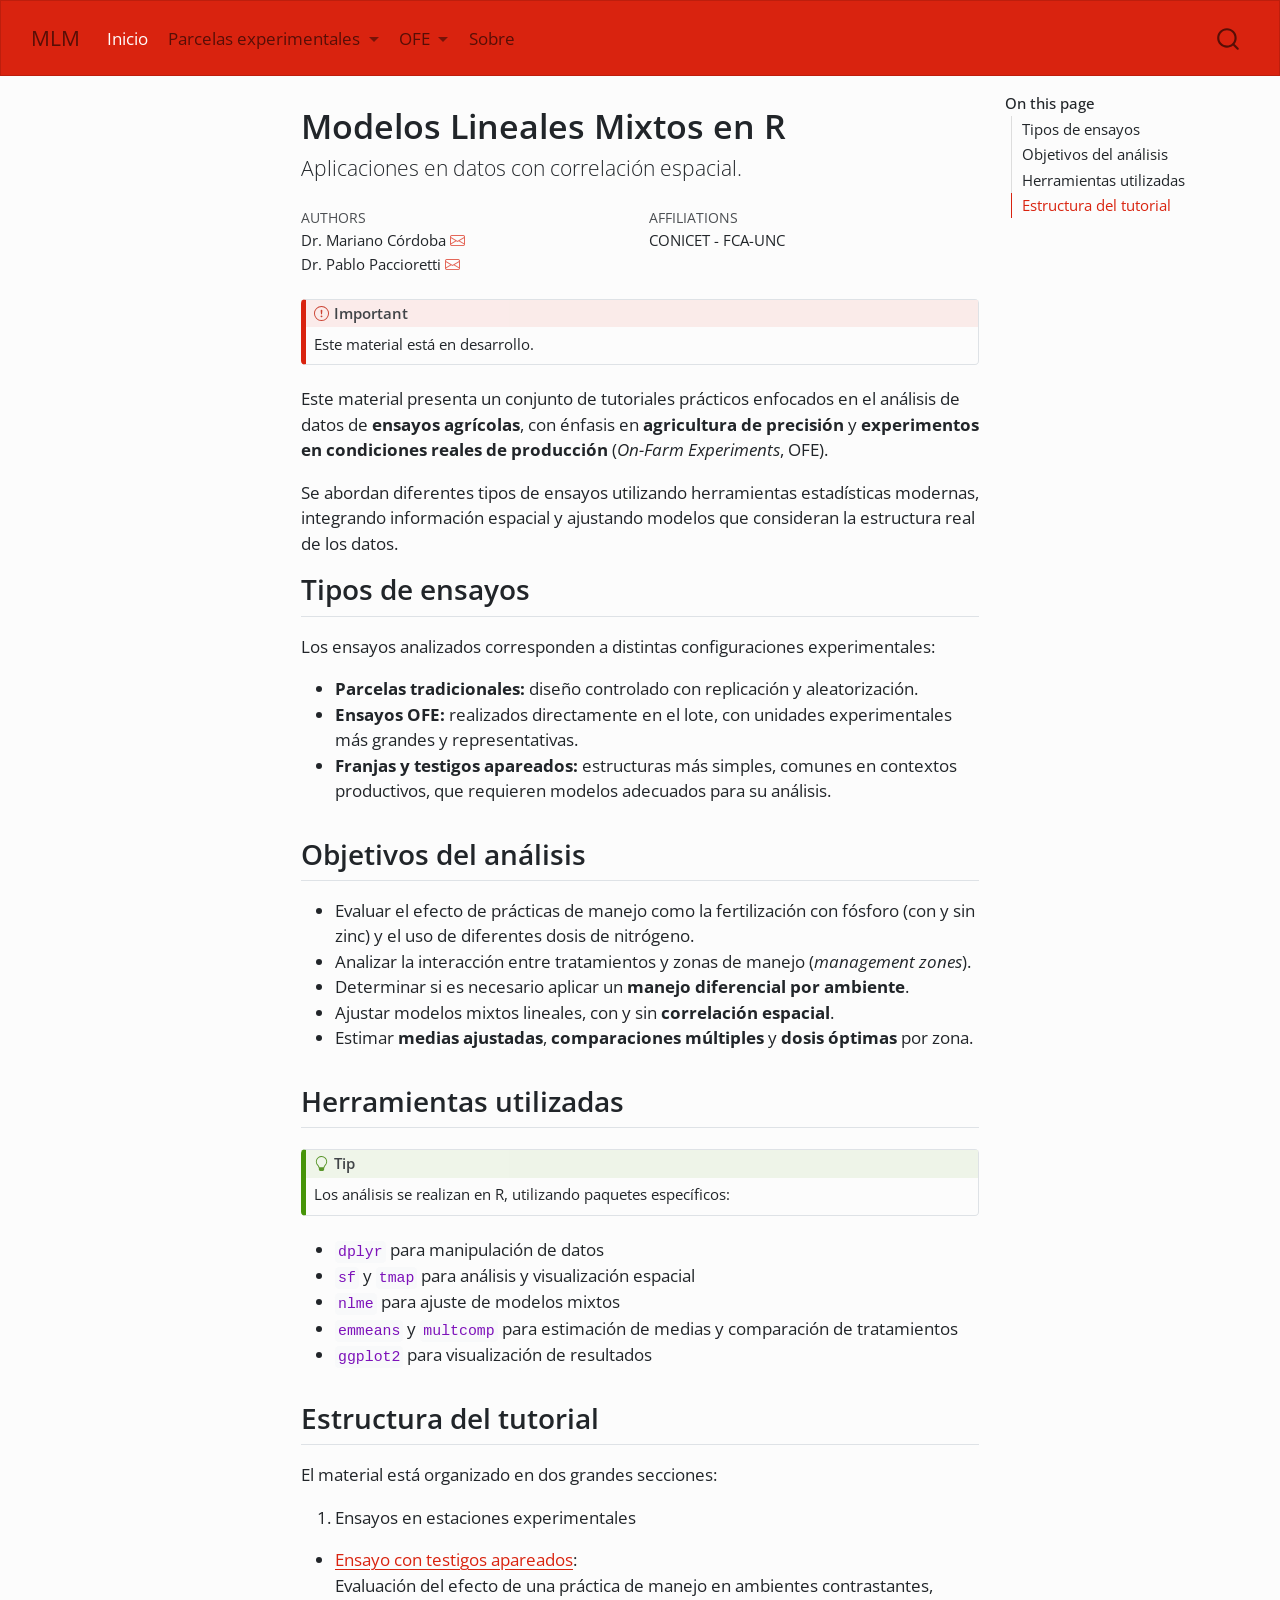
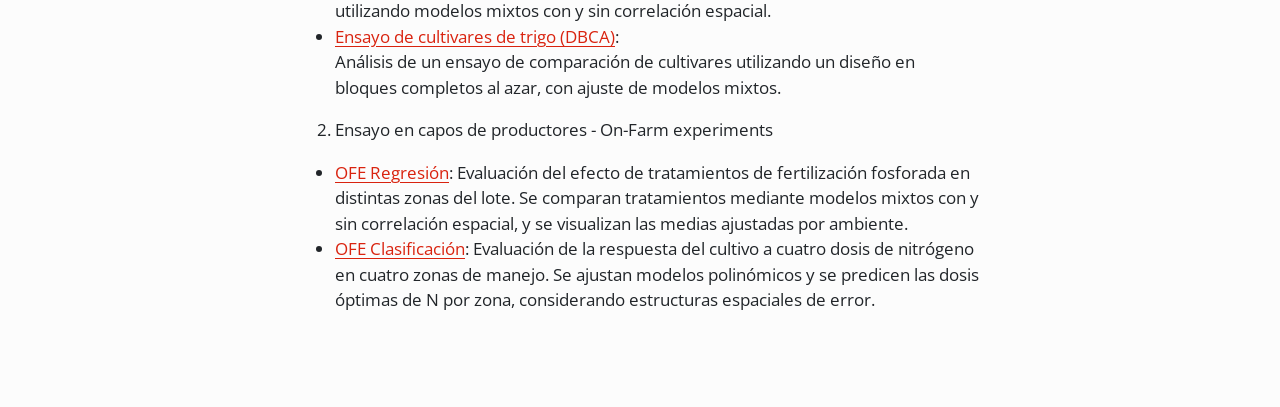
<file: _output/index.html>
<!DOCTYPE html>
<html xmlns="http://www.w3.org/1999/xhtml" lang="en" xml:lang="en"><head>

<meta charset="utf-8">
<meta name="generator" content="quarto-1.6.40">

<meta name="viewport" content="width=device-width, initial-scale=1.0, user-scalable=yes">

<meta name="author" content="Dr.&nbsp;Mariano Córdoba">
<meta name="author" content="Dr.&nbsp;Pablo Paccioretti">

<title>Modelos Lineales Mixtos en R – MLM</title>
<style>
code{white-space: pre-wrap;}
span.smallcaps{font-variant: small-caps;}
div.columns{display: flex; gap: min(4vw, 1.5em);}
div.column{flex: auto; overflow-x: auto;}
div.hanging-indent{margin-left: 1.5em; text-indent: -1.5em;}
ul.task-list{list-style: none;}
ul.task-list li input[type="checkbox"] {
  width: 0.8em;
  margin: 0 0.8em 0.2em -1em; /* quarto-specific, see https://github.com/quarto-dev/quarto-cli/issues/4556 */ 
  vertical-align: middle;
}
</style>


<script src="site_libs/quarto-nav/quarto-nav.js"></script>
<script src="site_libs/quarto-nav/headroom.min.js"></script>
<script src="site_libs/clipboard/clipboard.min.js"></script>
<script src="site_libs/quarto-search/autocomplete.umd.js"></script>
<script src="site_libs/quarto-search/fuse.min.js"></script>
<script src="site_libs/quarto-search/quarto-search.js"></script>
<meta name="quarto:offset" content="./">
<script src="site_libs/quarto-html/quarto.js"></script>
<script src="site_libs/quarto-html/popper.min.js"></script>
<script src="site_libs/quarto-html/tippy.umd.min.js"></script>
<script src="site_libs/quarto-html/anchor.min.js"></script>
<link href="site_libs/quarto-html/tippy.css" rel="stylesheet">
<link href="site_libs/quarto-html/quarto-syntax-highlighting-549806ee2085284f45b00abea8c6df48.css" rel="stylesheet" id="quarto-text-highlighting-styles">
<script src="site_libs/bootstrap/bootstrap.min.js"></script>
<link href="site_libs/bootstrap/bootstrap-icons.css" rel="stylesheet">
<link href="site_libs/bootstrap/bootstrap-ddb8b5ad7651e5b8f73bf58e1152384d.min.css" rel="stylesheet" append-hash="true" id="quarto-bootstrap" data-mode="light">
<script id="quarto-search-options" type="application/json">{
  "location": "navbar",
  "copy-button": false,
  "collapse-after": 3,
  "panel-placement": "end",
  "type": "overlay",
  "limit": 50,
  "keyboard-shortcut": [
    "f",
    "/",
    "s"
  ],
  "show-item-context": false,
  "language": {
    "search-no-results-text": "No results",
    "search-matching-documents-text": "matching documents",
    "search-copy-link-title": "Copy link to search",
    "search-hide-matches-text": "Hide additional matches",
    "search-more-match-text": "more match in this document",
    "search-more-matches-text": "more matches in this document",
    "search-clear-button-title": "Clear",
    "search-text-placeholder": "",
    "search-detached-cancel-button-title": "Cancel",
    "search-submit-button-title": "Submit",
    "search-label": "Search"
  }
}</script>


<link rel="stylesheet" href="styles.css">
</head>

<body class="nav-sidebar floating nav-fixed">

<div id="quarto-search-results"></div>
  <header id="quarto-header" class="headroom fixed-top">
    <nav class="navbar navbar-expand-lg " data-bs-theme="dark">
      <div class="navbar-container container-fluid">
      <div class="navbar-brand-container mx-auto">
    <a class="navbar-brand" href="./index.html">
    <span class="navbar-title">MLM</span>
    </a>
  </div>
            <div id="quarto-search" class="" title="Search"></div>
          <button class="navbar-toggler" type="button" data-bs-toggle="collapse" data-bs-target="#navbarCollapse" aria-controls="navbarCollapse" role="menu" aria-expanded="false" aria-label="Toggle navigation" onclick="if (window.quartoToggleHeadroom) { window.quartoToggleHeadroom(); }">
  <span class="navbar-toggler-icon"></span>
</button>
          <div class="collapse navbar-collapse" id="navbarCollapse">
            <ul class="navbar-nav navbar-nav-scroll me-auto">
  <li class="nav-item">
    <a class="nav-link active" href="./index.html" aria-current="page"> 
<span class="menu-text">Inicio</span></a>
  </li>  
  <li class="nav-item dropdown ">
    <a class="nav-link dropdown-toggle" href="#" id="nav-menu-parcelas-experimentales" role="link" data-bs-toggle="dropdown" aria-expanded="false">
 <span class="menu-text">Parcelas experimentales</span>
    </a>
    <ul class="dropdown-menu" aria-labelledby="nav-menu-parcelas-experimentales">    
        <li>
    <a class="dropdown-item" href="./Trigo_DBCA.html">
 <span class="dropdown-text">Cultivares de trigo</span></a>
  </li>  
        <li>
    <a class="dropdown-item" href="./Testigos_Apareados.html">
 <span class="dropdown-text">Testigos apareados</span></a>
  </li>  
    </ul>
  </li>
  <li class="nav-item dropdown ">
    <a class="nav-link dropdown-toggle" href="#" id="nav-menu-ofe" role="link" data-bs-toggle="dropdown" aria-expanded="false">
 <span class="menu-text">OFE</span>
    </a>
    <ul class="dropdown-menu" aria-labelledby="nav-menu-ofe">    
        <li>
    <a class="dropdown-item" href="./MLM_CorrEsp_OFE_Clasif.html">
 <span class="dropdown-text">Clasificación</span></a>
  </li>  
        <li>
    <a class="dropdown-item" href="./MLM_CorrEsp_OFE_Reg.html">
 <span class="dropdown-text">Regresión</span></a>
  </li>  
    </ul>
  </li>
  <li class="nav-item">
    <a class="nav-link" href="./about.html"> 
<span class="menu-text">Sobre</span></a>
  </li>  
</ul>
          </div> <!-- /navcollapse -->
            <div class="quarto-navbar-tools">
</div>
      </div> <!-- /container-fluid -->
    </nav>
  <nav class="quarto-secondary-nav">
    <div class="container-fluid d-flex">
      <button type="button" class="quarto-btn-toggle btn" data-bs-toggle="collapse" role="button" data-bs-target=".quarto-sidebar-collapse-item" aria-controls="quarto-sidebar" aria-expanded="false" aria-label="Toggle sidebar navigation" onclick="if (window.quartoToggleHeadroom) { window.quartoToggleHeadroom(); }">
        <i class="bi bi-layout-text-sidebar-reverse"></i>
      </button>
        <nav class="quarto-page-breadcrumbs" aria-label="breadcrumb"><ol class="breadcrumb"><li class="breadcrumb-item">Modelos Lineales Mixtos en R</li></ol></nav>
        <a class="flex-grow-1" role="navigation" data-bs-toggle="collapse" data-bs-target=".quarto-sidebar-collapse-item" aria-controls="quarto-sidebar" aria-expanded="false" aria-label="Toggle sidebar navigation" onclick="if (window.quartoToggleHeadroom) { window.quartoToggleHeadroom(); }">      
        </a>
      <button type="button" class="btn quarto-search-button" aria-label="Search" onclick="window.quartoOpenSearch();">
        <i class="bi bi-search"></i>
      </button>
    </div>
  </nav>
</header>
<!-- content -->
<div id="quarto-content" class="quarto-container page-columns page-rows-contents page-layout-article page-navbar">
<!-- sidebar -->
  <nav id="quarto-sidebar" class="sidebar collapse collapse-horizontal quarto-sidebar-collapse-item sidebar-navigation floating overflow-auto">
        <div class="mt-2 flex-shrink-0 align-items-center">
        <div class="sidebar-search">
        <div id="quarto-search" class="" title="Search"></div>
        </div>
        </div>
</nav>
<div id="quarto-sidebar-glass" class="quarto-sidebar-collapse-item" data-bs-toggle="collapse" data-bs-target=".quarto-sidebar-collapse-item"></div>
<!-- margin-sidebar -->
    <div id="quarto-margin-sidebar" class="sidebar margin-sidebar">
        <nav id="TOC" role="doc-toc" class="toc-active">
    <h2 id="toc-title">On this page</h2>
   
  <ul>
  <li><a href="#tipos-de-ensayos" id="toc-tipos-de-ensayos" class="nav-link active" data-scroll-target="#tipos-de-ensayos">Tipos de ensayos</a></li>
  <li><a href="#objetivos-del-análisis" id="toc-objetivos-del-análisis" class="nav-link" data-scroll-target="#objetivos-del-análisis">Objetivos del análisis</a></li>
  <li><a href="#herramientas-utilizadas" id="toc-herramientas-utilizadas" class="nav-link" data-scroll-target="#herramientas-utilizadas">Herramientas utilizadas</a></li>
  <li><a href="#estructura-del-tutorial" id="toc-estructura-del-tutorial" class="nav-link" data-scroll-target="#estructura-del-tutorial">Estructura del tutorial</a></li>
  </ul>
</nav>
    </div>
<!-- main -->
<main class="content" id="quarto-document-content">

<header id="title-block-header" class="quarto-title-block default">
<div class="quarto-title">
<h1 class="title">Modelos Lineales Mixtos en R</h1>
<p class="subtitle lead">Aplicaciones en datos con correlación espacial.</p>
</div>


<div class="quarto-title-meta-author">
  <div class="quarto-title-meta-heading">Authors</div>
  <div class="quarto-title-meta-heading">Affiliations</div>
  
    <div class="quarto-title-meta-contents">
    <p class="author">Dr.&nbsp;Mariano Córdoba <a href="mailto:marianoacba@agro.unc.edu.ar" class="quarto-title-author-email"><i class="bi bi-envelope"></i></a> </p>
  </div>
  <div class="quarto-title-meta-contents">
        <p class="affiliation">
            CONICET - FCA-UNC
          </p>
      </div>
    <div class="quarto-title-meta-contents">
    <p class="author">Dr.&nbsp;Pablo Paccioretti <a href="mailto:pablopaccioretti@agro.unc.edu.ar" class="quarto-title-author-email"><i class="bi bi-envelope"></i></a> </p>
  </div>
  <div class="quarto-title-meta-contents">
        <p class="affiliation">
            
          </p>
      </div>
  </div>

<div class="quarto-title-meta">

      
  
    
  </div>
  


</header>


<div class="callout callout-style-default callout-important callout-titled">
<div class="callout-header d-flex align-content-center">
<div class="callout-icon-container">
<i class="callout-icon"></i>
</div>
<div class="callout-title-container flex-fill">
Important
</div>
</div>
<div class="callout-body-container callout-body">
<p>Este material está en desarrollo.</p>
</div>
</div>
<p>Este material presenta un conjunto de tutoriales prácticos enfocados en el análisis de datos de <strong>ensayos agrícolas</strong>, con énfasis en <strong>agricultura de precisión</strong> y <strong>experimentos en condiciones reales de producción</strong> (<em>On-Farm Experiments</em>, OFE).</p>
<p>Se abordan diferentes tipos de ensayos utilizando herramientas estadísticas modernas, integrando información espacial y ajustando modelos que consideran la estructura real de los datos.</p>
<section id="tipos-de-ensayos" class="level2">
<h2 class="anchored" data-anchor-id="tipos-de-ensayos">Tipos de ensayos</h2>
<p>Los ensayos analizados corresponden a distintas configuraciones experimentales:</p>
<ul>
<li><strong>Parcelas tradicionales:</strong> diseño controlado con replicación y aleatorización.</li>
<li><strong>Ensayos OFE:</strong> realizados directamente en el lote, con unidades experimentales más grandes y representativas.</li>
<li><strong>Franjas y testigos apareados:</strong> estructuras más simples, comunes en contextos productivos, que requieren modelos adecuados para su análisis.</li>
</ul>
</section>
<section id="objetivos-del-análisis" class="level2">
<h2 class="anchored" data-anchor-id="objetivos-del-análisis">Objetivos del análisis</h2>
<ul>
<li>Evaluar el efecto de prácticas de manejo como la fertilización con fósforo (con y sin zinc) y el uso de diferentes dosis de nitrógeno.</li>
<li>Analizar la interacción entre tratamientos y zonas de manejo (<em>management zones</em>).</li>
<li>Determinar si es necesario aplicar un <strong>manejo diferencial por ambiente</strong>.</li>
<li>Ajustar modelos mixtos lineales, con y sin <strong>correlación espacial</strong>.</li>
<li>Estimar <strong>medias ajustadas</strong>, <strong>comparaciones múltiples</strong> y <strong>dosis óptimas</strong> por zona.</li>
</ul>
</section>
<section id="herramientas-utilizadas" class="level2">
<h2 class="anchored" data-anchor-id="herramientas-utilizadas">Herramientas utilizadas</h2>
<div class="callout callout-style-default callout-tip callout-titled">
<div class="callout-header d-flex align-content-center">
<div class="callout-icon-container">
<i class="callout-icon"></i>
</div>
<div class="callout-title-container flex-fill">
Tip
</div>
</div>
<div class="callout-body-container callout-body">
<p>Los análisis se realizan en R, utilizando paquetes específicos:</p>
</div>
</div>
<ul>
<li><code>dplyr</code> para manipulación de datos</li>
<li><code>sf</code> y <code>tmap</code> para análisis y visualización espacial</li>
<li><code>nlme</code> para ajuste de modelos mixtos</li>
<li><code>emmeans</code> y <code>multcomp</code> para estimación de medias y comparación de tratamientos</li>
<li><code>ggplot2</code> para visualización de resultados</li>
</ul>
</section>
<section id="estructura-del-tutorial" class="level2">
<h2 class="anchored" data-anchor-id="estructura-del-tutorial">Estructura del tutorial</h2>
<p>El material está organizado en dos grandes secciones:</p>
<ol type="1">
<li>Ensayos en estaciones experimentales</li>
</ol>
<ul>
<li><a href="./Testigos_Apareados.html">Ensayo con testigos apareados</a>:<br>
Evaluación del efecto de una práctica de manejo en ambientes contrastantes, utilizando modelos mixtos con y sin correlación espacial.</li>
<li><a href="./Trigo_DBCA.html">Ensayo de cultivares de trigo (DBCA)</a>:<br>
Análisis de un ensayo de comparación de cultivares utilizando un diseño en bloques completos al azar, con ajuste de modelos mixtos.</li>
</ul>
<ol start="2" type="1">
<li>Ensayo en capos de productores - On-Farm experiments</li>
</ol>
<ul>
<li><a href="./MLM_CorrEsp_OFE_Reg.html">OFE Regresión</a>: Evaluación del efecto de tratamientos de fertilización fosforada en distintas zonas del lote. Se comparan tratamientos mediante modelos mixtos con y sin correlación espacial, y se visualizan las medias ajustadas por ambiente.</li>
<li><a href="./MLM_CorrEsp_OFE_Clasif.html">OFE Clasificación</a>: Evaluación de la respuesta del cultivo a cuatro dosis de nitrógeno en cuatro zonas de manejo. Se ajustan modelos polinómicos y se predicen las dosis óptimas de N por zona, considerando estructuras espaciales de error.</li>
</ul>


</section>

</main> <!-- /main -->
<script id="quarto-html-after-body" type="application/javascript">
window.document.addEventListener("DOMContentLoaded", function (event) {
  const toggleBodyColorMode = (bsSheetEl) => {
    const mode = bsSheetEl.getAttribute("data-mode");
    const bodyEl = window.document.querySelector("body");
    if (mode === "dark") {
      bodyEl.classList.add("quarto-dark");
      bodyEl.classList.remove("quarto-light");
    } else {
      bodyEl.classList.add("quarto-light");
      bodyEl.classList.remove("quarto-dark");
    }
  }
  const toggleBodyColorPrimary = () => {
    const bsSheetEl = window.document.querySelector("link#quarto-bootstrap");
    if (bsSheetEl) {
      toggleBodyColorMode(bsSheetEl);
    }
  }
  toggleBodyColorPrimary();  
  const icon = "";
  const anchorJS = new window.AnchorJS();
  anchorJS.options = {
    placement: 'right',
    icon: icon
  };
  anchorJS.add('.anchored');
  const isCodeAnnotation = (el) => {
    for (const clz of el.classList) {
      if (clz.startsWith('code-annotation-')) {                     
        return true;
      }
    }
    return false;
  }
  const onCopySuccess = function(e) {
    // button target
    const button = e.trigger;
    // don't keep focus
    button.blur();
    // flash "checked"
    button.classList.add('code-copy-button-checked');
    var currentTitle = button.getAttribute("title");
    button.setAttribute("title", "Copied!");
    let tooltip;
    if (window.bootstrap) {
      button.setAttribute("data-bs-toggle", "tooltip");
      button.setAttribute("data-bs-placement", "left");
      button.setAttribute("data-bs-title", "Copied!");
      tooltip = new bootstrap.Tooltip(button, 
        { trigger: "manual", 
          customClass: "code-copy-button-tooltip",
          offset: [0, -8]});
      tooltip.show();    
    }
    setTimeout(function() {
      if (tooltip) {
        tooltip.hide();
        button.removeAttribute("data-bs-title");
        button.removeAttribute("data-bs-toggle");
        button.removeAttribute("data-bs-placement");
      }
      button.setAttribute("title", currentTitle);
      button.classList.remove('code-copy-button-checked');
    }, 1000);
    // clear code selection
    e.clearSelection();
  }
  const getTextToCopy = function(trigger) {
      const codeEl = trigger.previousElementSibling.cloneNode(true);
      for (const childEl of codeEl.children) {
        if (isCodeAnnotation(childEl)) {
          childEl.remove();
        }
      }
      return codeEl.innerText;
  }
  const clipboard = new window.ClipboardJS('.code-copy-button:not([data-in-quarto-modal])', {
    text: getTextToCopy
  });
  clipboard.on('success', onCopySuccess);
  if (window.document.getElementById('quarto-embedded-source-code-modal')) {
    const clipboardModal = new window.ClipboardJS('.code-copy-button[data-in-quarto-modal]', {
      text: getTextToCopy,
      container: window.document.getElementById('quarto-embedded-source-code-modal')
    });
    clipboardModal.on('success', onCopySuccess);
  }
    var localhostRegex = new RegExp(/^(?:http|https):\/\/localhost\:?[0-9]*\//);
    var mailtoRegex = new RegExp(/^mailto:/);
      var filterRegex = new RegExp('/' + window.location.host + '/');
    var isInternal = (href) => {
        return filterRegex.test(href) || localhostRegex.test(href) || mailtoRegex.test(href);
    }
    // Inspect non-navigation links and adorn them if external
 	var links = window.document.querySelectorAll('a[href]:not(.nav-link):not(.navbar-brand):not(.toc-action):not(.sidebar-link):not(.sidebar-item-toggle):not(.pagination-link):not(.no-external):not([aria-hidden]):not(.dropdown-item):not(.quarto-navigation-tool):not(.about-link)');
    for (var i=0; i<links.length; i++) {
      const link = links[i];
      if (!isInternal(link.href)) {
        // undo the damage that might have been done by quarto-nav.js in the case of
        // links that we want to consider external
        if (link.dataset.originalHref !== undefined) {
          link.href = link.dataset.originalHref;
        }
      }
    }
  function tippyHover(el, contentFn, onTriggerFn, onUntriggerFn) {
    const config = {
      allowHTML: true,
      maxWidth: 500,
      delay: 100,
      arrow: false,
      appendTo: function(el) {
          return el.parentElement;
      },
      interactive: true,
      interactiveBorder: 10,
      theme: 'quarto',
      placement: 'bottom-start',
    };
    if (contentFn) {
      config.content = contentFn;
    }
    if (onTriggerFn) {
      config.onTrigger = onTriggerFn;
    }
    if (onUntriggerFn) {
      config.onUntrigger = onUntriggerFn;
    }
    window.tippy(el, config); 
  }
  const noterefs = window.document.querySelectorAll('a[role="doc-noteref"]');
  for (var i=0; i<noterefs.length; i++) {
    const ref = noterefs[i];
    tippyHover(ref, function() {
      // use id or data attribute instead here
      let href = ref.getAttribute('data-footnote-href') || ref.getAttribute('href');
      try { href = new URL(href).hash; } catch {}
      const id = href.replace(/^#\/?/, "");
      const note = window.document.getElementById(id);
      if (note) {
        return note.innerHTML;
      } else {
        return "";
      }
    });
  }
  const xrefs = window.document.querySelectorAll('a.quarto-xref');
  const processXRef = (id, note) => {
    // Strip column container classes
    const stripColumnClz = (el) => {
      el.classList.remove("page-full", "page-columns");
      if (el.children) {
        for (const child of el.children) {
          stripColumnClz(child);
        }
      }
    }
    stripColumnClz(note)
    if (id === null || id.startsWith('sec-')) {
      // Special case sections, only their first couple elements
      const container = document.createElement("div");
      if (note.children && note.children.length > 2) {
        container.appendChild(note.children[0].cloneNode(true));
        for (let i = 1; i < note.children.length; i++) {
          const child = note.children[i];
          if (child.tagName === "P" && child.innerText === "") {
            continue;
          } else {
            container.appendChild(child.cloneNode(true));
            break;
          }
        }
        if (window.Quarto?.typesetMath) {
          window.Quarto.typesetMath(container);
        }
        return container.innerHTML
      } else {
        if (window.Quarto?.typesetMath) {
          window.Quarto.typesetMath(note);
        }
        return note.innerHTML;
      }
    } else {
      // Remove any anchor links if they are present
      const anchorLink = note.querySelector('a.anchorjs-link');
      if (anchorLink) {
        anchorLink.remove();
      }
      if (window.Quarto?.typesetMath) {
        window.Quarto.typesetMath(note);
      }
      if (note.classList.contains("callout")) {
        return note.outerHTML;
      } else {
        return note.innerHTML;
      }
    }
  }
  for (var i=0; i<xrefs.length; i++) {
    const xref = xrefs[i];
    tippyHover(xref, undefined, function(instance) {
      instance.disable();
      let url = xref.getAttribute('href');
      let hash = undefined; 
      if (url.startsWith('#')) {
        hash = url;
      } else {
        try { hash = new URL(url).hash; } catch {}
      }
      if (hash) {
        const id = hash.replace(/^#\/?/, "");
        const note = window.document.getElementById(id);
        if (note !== null) {
          try {
            const html = processXRef(id, note.cloneNode(true));
            instance.setContent(html);
          } finally {
            instance.enable();
            instance.show();
          }
        } else {
          // See if we can fetch this
          fetch(url.split('#')[0])
          .then(res => res.text())
          .then(html => {
            const parser = new DOMParser();
            const htmlDoc = parser.parseFromString(html, "text/html");
            const note = htmlDoc.getElementById(id);
            if (note !== null) {
              const html = processXRef(id, note);
              instance.setContent(html);
            } 
          }).finally(() => {
            instance.enable();
            instance.show();
          });
        }
      } else {
        // See if we can fetch a full url (with no hash to target)
        // This is a special case and we should probably do some content thinning / targeting
        fetch(url)
        .then(res => res.text())
        .then(html => {
          const parser = new DOMParser();
          const htmlDoc = parser.parseFromString(html, "text/html");
          const note = htmlDoc.querySelector('main.content');
          if (note !== null) {
            // This should only happen for chapter cross references
            // (since there is no id in the URL)
            // remove the first header
            if (note.children.length > 0 && note.children[0].tagName === "HEADER") {
              note.children[0].remove();
            }
            const html = processXRef(null, note);
            instance.setContent(html);
          } 
        }).finally(() => {
          instance.enable();
          instance.show();
        });
      }
    }, function(instance) {
    });
  }
      let selectedAnnoteEl;
      const selectorForAnnotation = ( cell, annotation) => {
        let cellAttr = 'data-code-cell="' + cell + '"';
        let lineAttr = 'data-code-annotation="' +  annotation + '"';
        const selector = 'span[' + cellAttr + '][' + lineAttr + ']';
        return selector;
      }
      const selectCodeLines = (annoteEl) => {
        const doc = window.document;
        const targetCell = annoteEl.getAttribute("data-target-cell");
        const targetAnnotation = annoteEl.getAttribute("data-target-annotation");
        const annoteSpan = window.document.querySelector(selectorForAnnotation(targetCell, targetAnnotation));
        const lines = annoteSpan.getAttribute("data-code-lines").split(",");
        const lineIds = lines.map((line) => {
          return targetCell + "-" + line;
        })
        let top = null;
        let height = null;
        let parent = null;
        if (lineIds.length > 0) {
            //compute the position of the single el (top and bottom and make a div)
            const el = window.document.getElementById(lineIds[0]);
            top = el.offsetTop;
            height = el.offsetHeight;
            parent = el.parentElement.parentElement;
          if (lineIds.length > 1) {
            const lastEl = window.document.getElementById(lineIds[lineIds.length - 1]);
            const bottom = lastEl.offsetTop + lastEl.offsetHeight;
            height = bottom - top;
          }
          if (top !== null && height !== null && parent !== null) {
            // cook up a div (if necessary) and position it 
            let div = window.document.getElementById("code-annotation-line-highlight");
            if (div === null) {
              div = window.document.createElement("div");
              div.setAttribute("id", "code-annotation-line-highlight");
              div.style.position = 'absolute';
              parent.appendChild(div);
            }
            div.style.top = top - 2 + "px";
            div.style.height = height + 4 + "px";
            div.style.left = 0;
            let gutterDiv = window.document.getElementById("code-annotation-line-highlight-gutter");
            if (gutterDiv === null) {
              gutterDiv = window.document.createElement("div");
              gutterDiv.setAttribute("id", "code-annotation-line-highlight-gutter");
              gutterDiv.style.position = 'absolute';
              const codeCell = window.document.getElementById(targetCell);
              const gutter = codeCell.querySelector('.code-annotation-gutter');
              gutter.appendChild(gutterDiv);
            }
            gutterDiv.style.top = top - 2 + "px";
            gutterDiv.style.height = height + 4 + "px";
          }
          selectedAnnoteEl = annoteEl;
        }
      };
      const unselectCodeLines = () => {
        const elementsIds = ["code-annotation-line-highlight", "code-annotation-line-highlight-gutter"];
        elementsIds.forEach((elId) => {
          const div = window.document.getElementById(elId);
          if (div) {
            div.remove();
          }
        });
        selectedAnnoteEl = undefined;
      };
        // Handle positioning of the toggle
    window.addEventListener(
      "resize",
      throttle(() => {
        elRect = undefined;
        if (selectedAnnoteEl) {
          selectCodeLines(selectedAnnoteEl);
        }
      }, 10)
    );
    function throttle(fn, ms) {
    let throttle = false;
    let timer;
      return (...args) => {
        if(!throttle) { // first call gets through
            fn.apply(this, args);
            throttle = true;
        } else { // all the others get throttled
            if(timer) clearTimeout(timer); // cancel #2
            timer = setTimeout(() => {
              fn.apply(this, args);
              timer = throttle = false;
            }, ms);
        }
      };
    }
      // Attach click handler to the DT
      const annoteDls = window.document.querySelectorAll('dt[data-target-cell]');
      for (const annoteDlNode of annoteDls) {
        annoteDlNode.addEventListener('click', (event) => {
          const clickedEl = event.target;
          if (clickedEl !== selectedAnnoteEl) {
            unselectCodeLines();
            const activeEl = window.document.querySelector('dt[data-target-cell].code-annotation-active');
            if (activeEl) {
              activeEl.classList.remove('code-annotation-active');
            }
            selectCodeLines(clickedEl);
            clickedEl.classList.add('code-annotation-active');
          } else {
            // Unselect the line
            unselectCodeLines();
            clickedEl.classList.remove('code-annotation-active');
          }
        });
      }
  const findCites = (el) => {
    const parentEl = el.parentElement;
    if (parentEl) {
      const cites = parentEl.dataset.cites;
      if (cites) {
        return {
          el,
          cites: cites.split(' ')
        };
      } else {
        return findCites(el.parentElement)
      }
    } else {
      return undefined;
    }
  };
  var bibliorefs = window.document.querySelectorAll('a[role="doc-biblioref"]');
  for (var i=0; i<bibliorefs.length; i++) {
    const ref = bibliorefs[i];
    const citeInfo = findCites(ref);
    if (citeInfo) {
      tippyHover(citeInfo.el, function() {
        var popup = window.document.createElement('div');
        citeInfo.cites.forEach(function(cite) {
          var citeDiv = window.document.createElement('div');
          citeDiv.classList.add('hanging-indent');
          citeDiv.classList.add('csl-entry');
          var biblioDiv = window.document.getElementById('ref-' + cite);
          if (biblioDiv) {
            citeDiv.innerHTML = biblioDiv.innerHTML;
          }
          popup.appendChild(citeDiv);
        });
        return popup.innerHTML;
      });
    }
  }
});
</script>
</div> <!-- /content -->




</body></html>
</file>
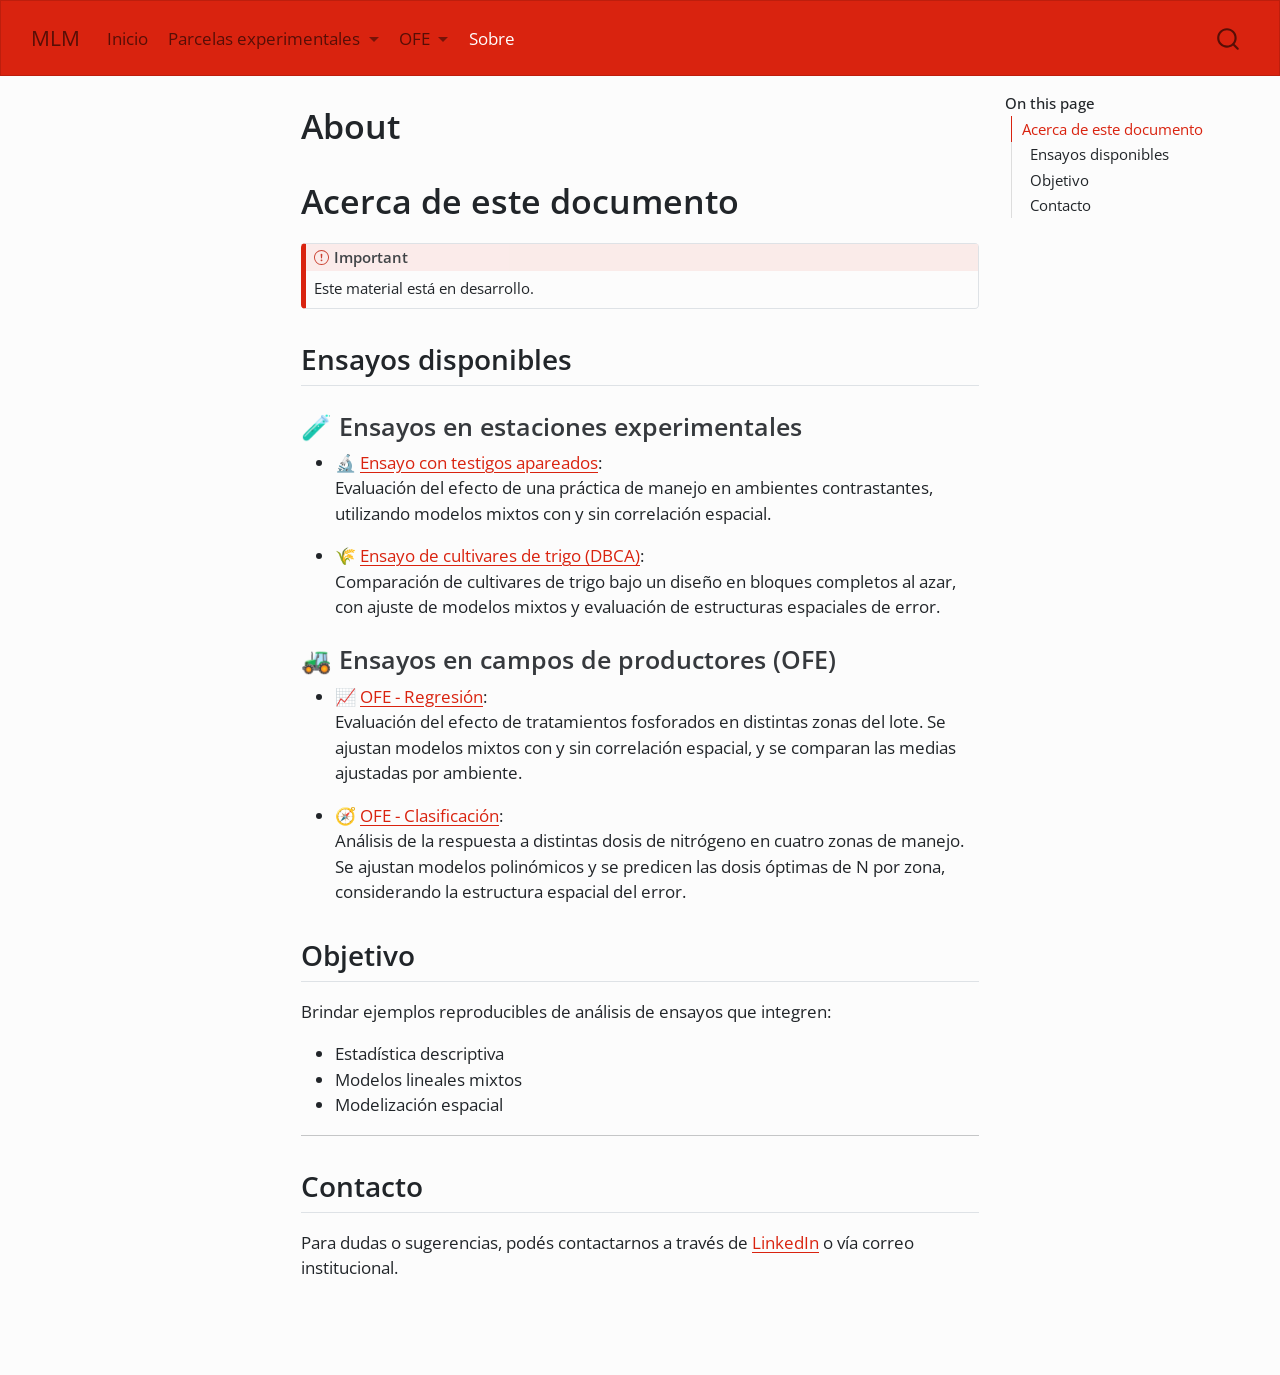
<file: _output/about.html>
<!DOCTYPE html>
<html xmlns="http://www.w3.org/1999/xhtml" lang="en" xml:lang="en"><head>

<meta charset="utf-8">
<meta name="generator" content="quarto-1.6.40">

<meta name="viewport" content="width=device-width, initial-scale=1.0, user-scalable=yes">


<title>About – MLM</title>
<style>
code{white-space: pre-wrap;}
span.smallcaps{font-variant: small-caps;}
div.columns{display: flex; gap: min(4vw, 1.5em);}
div.column{flex: auto; overflow-x: auto;}
div.hanging-indent{margin-left: 1.5em; text-indent: -1.5em;}
ul.task-list{list-style: none;}
ul.task-list li input[type="checkbox"] {
  width: 0.8em;
  margin: 0 0.8em 0.2em -1em; /* quarto-specific, see https://github.com/quarto-dev/quarto-cli/issues/4556 */ 
  vertical-align: middle;
}
</style>


<script src="site_libs/quarto-nav/quarto-nav.js"></script>
<script src="site_libs/quarto-nav/headroom.min.js"></script>
<script src="site_libs/clipboard/clipboard.min.js"></script>
<script src="site_libs/quarto-search/autocomplete.umd.js"></script>
<script src="site_libs/quarto-search/fuse.min.js"></script>
<script src="site_libs/quarto-search/quarto-search.js"></script>
<meta name="quarto:offset" content="./">
<script src="site_libs/quarto-html/quarto.js"></script>
<script src="site_libs/quarto-html/popper.min.js"></script>
<script src="site_libs/quarto-html/tippy.umd.min.js"></script>
<script src="site_libs/quarto-html/anchor.min.js"></script>
<link href="site_libs/quarto-html/tippy.css" rel="stylesheet">
<link href="site_libs/quarto-html/quarto-syntax-highlighting-549806ee2085284f45b00abea8c6df48.css" rel="stylesheet" id="quarto-text-highlighting-styles">
<script src="site_libs/bootstrap/bootstrap.min.js"></script>
<link href="site_libs/bootstrap/bootstrap-icons.css" rel="stylesheet">
<link href="site_libs/bootstrap/bootstrap-ddb8b5ad7651e5b8f73bf58e1152384d.min.css" rel="stylesheet" append-hash="true" id="quarto-bootstrap" data-mode="light">
<script id="quarto-search-options" type="application/json">{
  "location": "navbar",
  "copy-button": false,
  "collapse-after": 3,
  "panel-placement": "end",
  "type": "overlay",
  "limit": 50,
  "keyboard-shortcut": [
    "f",
    "/",
    "s"
  ],
  "show-item-context": false,
  "language": {
    "search-no-results-text": "No results",
    "search-matching-documents-text": "matching documents",
    "search-copy-link-title": "Copy link to search",
    "search-hide-matches-text": "Hide additional matches",
    "search-more-match-text": "more match in this document",
    "search-more-matches-text": "more matches in this document",
    "search-clear-button-title": "Clear",
    "search-text-placeholder": "",
    "search-detached-cancel-button-title": "Cancel",
    "search-submit-button-title": "Submit",
    "search-label": "Search"
  }
}</script>


<link rel="stylesheet" href="styles.css">
</head>

<body class="nav-sidebar floating nav-fixed">

<div id="quarto-search-results"></div>
  <header id="quarto-header" class="headroom fixed-top">
    <nav class="navbar navbar-expand-lg " data-bs-theme="dark">
      <div class="navbar-container container-fluid">
      <div class="navbar-brand-container mx-auto">
    <a class="navbar-brand" href="./index.html">
    <span class="navbar-title">MLM</span>
    </a>
  </div>
            <div id="quarto-search" class="" title="Search"></div>
          <button class="navbar-toggler" type="button" data-bs-toggle="collapse" data-bs-target="#navbarCollapse" aria-controls="navbarCollapse" role="menu" aria-expanded="false" aria-label="Toggle navigation" onclick="if (window.quartoToggleHeadroom) { window.quartoToggleHeadroom(); }">
  <span class="navbar-toggler-icon"></span>
</button>
          <div class="collapse navbar-collapse" id="navbarCollapse">
            <ul class="navbar-nav navbar-nav-scroll me-auto">
  <li class="nav-item">
    <a class="nav-link" href="./index.html"> 
<span class="menu-text">Inicio</span></a>
  </li>  
  <li class="nav-item dropdown ">
    <a class="nav-link dropdown-toggle" href="#" id="nav-menu-parcelas-experimentales" role="link" data-bs-toggle="dropdown" aria-expanded="false">
 <span class="menu-text">Parcelas experimentales</span>
    </a>
    <ul class="dropdown-menu" aria-labelledby="nav-menu-parcelas-experimentales">    
        <li>
    <a class="dropdown-item" href="./Trigo_DBCA.html">
 <span class="dropdown-text">Cultivares de trigo</span></a>
  </li>  
        <li>
    <a class="dropdown-item" href="./Testigos_Apareados.html">
 <span class="dropdown-text">Testigos apareados</span></a>
  </li>  
    </ul>
  </li>
  <li class="nav-item dropdown ">
    <a class="nav-link dropdown-toggle" href="#" id="nav-menu-ofe" role="link" data-bs-toggle="dropdown" aria-expanded="false">
 <span class="menu-text">OFE</span>
    </a>
    <ul class="dropdown-menu" aria-labelledby="nav-menu-ofe">    
        <li>
    <a class="dropdown-item" href="./MLM_CorrEsp_OFE_Clasif.html">
 <span class="dropdown-text">Clasificación</span></a>
  </li>  
        <li>
    <a class="dropdown-item" href="./MLM_CorrEsp_OFE_Reg.html">
 <span class="dropdown-text">Regresión</span></a>
  </li>  
    </ul>
  </li>
  <li class="nav-item">
    <a class="nav-link active" href="./about.html" aria-current="page"> 
<span class="menu-text">Sobre</span></a>
  </li>  
</ul>
          </div> <!-- /navcollapse -->
            <div class="quarto-navbar-tools">
</div>
      </div> <!-- /container-fluid -->
    </nav>
  <nav class="quarto-secondary-nav">
    <div class="container-fluid d-flex">
      <button type="button" class="quarto-btn-toggle btn" data-bs-toggle="collapse" role="button" data-bs-target=".quarto-sidebar-collapse-item" aria-controls="quarto-sidebar" aria-expanded="false" aria-label="Toggle sidebar navigation" onclick="if (window.quartoToggleHeadroom) { window.quartoToggleHeadroom(); }">
        <i class="bi bi-layout-text-sidebar-reverse"></i>
      </button>
        <nav class="quarto-page-breadcrumbs" aria-label="breadcrumb"><ol class="breadcrumb"><li class="breadcrumb-item">About</li></ol></nav>
        <a class="flex-grow-1" role="navigation" data-bs-toggle="collapse" data-bs-target=".quarto-sidebar-collapse-item" aria-controls="quarto-sidebar" aria-expanded="false" aria-label="Toggle sidebar navigation" onclick="if (window.quartoToggleHeadroom) { window.quartoToggleHeadroom(); }">      
        </a>
      <button type="button" class="btn quarto-search-button" aria-label="Search" onclick="window.quartoOpenSearch();">
        <i class="bi bi-search"></i>
      </button>
    </div>
  </nav>
</header>
<!-- content -->
<div id="quarto-content" class="quarto-container page-columns page-rows-contents page-layout-article page-navbar">
<!-- sidebar -->
  <nav id="quarto-sidebar" class="sidebar collapse collapse-horizontal quarto-sidebar-collapse-item sidebar-navigation floating overflow-auto">
        <div class="mt-2 flex-shrink-0 align-items-center">
        <div class="sidebar-search">
        <div id="quarto-search" class="" title="Search"></div>
        </div>
        </div>
</nav>
<div id="quarto-sidebar-glass" class="quarto-sidebar-collapse-item" data-bs-toggle="collapse" data-bs-target=".quarto-sidebar-collapse-item"></div>
<!-- margin-sidebar -->
    <div id="quarto-margin-sidebar" class="sidebar margin-sidebar">
        <nav id="TOC" role="doc-toc" class="toc-active">
    <h2 id="toc-title">On this page</h2>
   
  <ul>
  <li><a href="#acerca-de-este-documento" id="toc-acerca-de-este-documento" class="nav-link active" data-scroll-target="#acerca-de-este-documento">Acerca de este documento</a>
  <ul class="collapse">
  <li><a href="#ensayos-disponibles" id="toc-ensayos-disponibles" class="nav-link" data-scroll-target="#ensayos-disponibles">Ensayos disponibles</a>
  <ul class="collapse">
  <li><a href="#ensayos-en-estaciones-experimentales" id="toc-ensayos-en-estaciones-experimentales" class="nav-link" data-scroll-target="#ensayos-en-estaciones-experimentales">🧪 Ensayos en estaciones experimentales</a></li>
  <li><a href="#ensayos-en-campos-de-productores-ofe" id="toc-ensayos-en-campos-de-productores-ofe" class="nav-link" data-scroll-target="#ensayos-en-campos-de-productores-ofe">🚜 Ensayos en campos de productores (OFE)</a></li>
  </ul></li>
  <li><a href="#objetivo" id="toc-objetivo" class="nav-link" data-scroll-target="#objetivo">Objetivo</a></li>
  <li><a href="#contacto" id="toc-contacto" class="nav-link" data-scroll-target="#contacto">Contacto</a></li>
  </ul></li>
  </ul>
</nav>
    </div>
<!-- main -->
<main class="content" id="quarto-document-content">

<header id="title-block-header" class="quarto-title-block default">
<div class="quarto-title">
<h1 class="title">About</h1>
</div>



<div class="quarto-title-meta">

    
  
    
  </div>
  


</header>


<section id="acerca-de-este-documento" class="level1">
<h1>Acerca de este documento</h1>
<div class="callout callout-style-default callout-important callout-titled">
<div class="callout-header d-flex align-content-center">
<div class="callout-icon-container">
<i class="callout-icon"></i>
</div>
<div class="callout-title-container flex-fill">
Important
</div>
</div>
<div class="callout-body-container callout-body">
<p>Este material está en desarrollo.</p>
</div>
</div>
<section id="ensayos-disponibles" class="level2">
<h2 class="anchored" data-anchor-id="ensayos-disponibles">Ensayos disponibles</h2>
<section id="ensayos-en-estaciones-experimentales" class="level3">
<h3 class="anchored" data-anchor-id="ensayos-en-estaciones-experimentales">🧪 Ensayos en estaciones experimentales</h3>
<ul>
<li><p>🔬 <a href="./Testigos_Apareados.html">Ensayo con testigos apareados</a>:<br>
Evaluación del efecto de una práctica de manejo en ambientes contrastantes, utilizando modelos mixtos con y sin correlación espacial.</p></li>
<li><p>🌾 <a href="./Trigo_DBCA.html">Ensayo de cultivares de trigo (DBCA)</a>:<br>
Comparación de cultivares de trigo bajo un diseño en bloques completos al azar, con ajuste de modelos mixtos y evaluación de estructuras espaciales de error.</p></li>
</ul>
</section>
<section id="ensayos-en-campos-de-productores-ofe" class="level3">
<h3 class="anchored" data-anchor-id="ensayos-en-campos-de-productores-ofe">🚜 Ensayos en campos de productores (OFE)</h3>
<ul>
<li><p>📈 <a href="./MLM_CorrEsp_OFE_Reg.html">OFE - Regresión</a>:<br>
Evaluación del efecto de tratamientos fosforados en distintas zonas del lote. Se ajustan modelos mixtos con y sin correlación espacial, y se comparan las medias ajustadas por ambiente.</p></li>
<li><p>🧭 <a href="./MLM_CorrEsp_OFE_Clasif.html">OFE - Clasificación</a>:<br>
Análisis de la respuesta a distintas dosis de nitrógeno en cuatro zonas de manejo. Se ajustan modelos polinómicos y se predicen las dosis óptimas de N por zona, considerando la estructura espacial del error.</p></li>
</ul>
</section>
</section>
<section id="objetivo" class="level2">
<h2 class="anchored" data-anchor-id="objetivo">Objetivo</h2>
<p>Brindar ejemplos reproducibles de análisis de ensayos que integren:</p>
<ul>
<li>Estadística descriptiva</li>
<li>Modelos lineales mixtos</li>
<li>Modelización espacial</li>
</ul>
<hr>
</section>
<section id="contacto" class="level2">
<h2 class="anchored" data-anchor-id="contacto">Contacto</h2>
<p>Para dudas o sugerencias, podés contactarnos a través de <a href="https://www.linkedin.com/in/ppaccioretti/">LinkedIn</a> o vía correo institucional.</p>


</section>
</section>

</main> <!-- /main -->
<script id="quarto-html-after-body" type="application/javascript">
window.document.addEventListener("DOMContentLoaded", function (event) {
  const toggleBodyColorMode = (bsSheetEl) => {
    const mode = bsSheetEl.getAttribute("data-mode");
    const bodyEl = window.document.querySelector("body");
    if (mode === "dark") {
      bodyEl.classList.add("quarto-dark");
      bodyEl.classList.remove("quarto-light");
    } else {
      bodyEl.classList.add("quarto-light");
      bodyEl.classList.remove("quarto-dark");
    }
  }
  const toggleBodyColorPrimary = () => {
    const bsSheetEl = window.document.querySelector("link#quarto-bootstrap");
    if (bsSheetEl) {
      toggleBodyColorMode(bsSheetEl);
    }
  }
  toggleBodyColorPrimary();  
  const icon = "";
  const anchorJS = new window.AnchorJS();
  anchorJS.options = {
    placement: 'right',
    icon: icon
  };
  anchorJS.add('.anchored');
  const isCodeAnnotation = (el) => {
    for (const clz of el.classList) {
      if (clz.startsWith('code-annotation-')) {                     
        return true;
      }
    }
    return false;
  }
  const onCopySuccess = function(e) {
    // button target
    const button = e.trigger;
    // don't keep focus
    button.blur();
    // flash "checked"
    button.classList.add('code-copy-button-checked');
    var currentTitle = button.getAttribute("title");
    button.setAttribute("title", "Copied!");
    let tooltip;
    if (window.bootstrap) {
      button.setAttribute("data-bs-toggle", "tooltip");
      button.setAttribute("data-bs-placement", "left");
      button.setAttribute("data-bs-title", "Copied!");
      tooltip = new bootstrap.Tooltip(button, 
        { trigger: "manual", 
          customClass: "code-copy-button-tooltip",
          offset: [0, -8]});
      tooltip.show();    
    }
    setTimeout(function() {
      if (tooltip) {
        tooltip.hide();
        button.removeAttribute("data-bs-title");
        button.removeAttribute("data-bs-toggle");
        button.removeAttribute("data-bs-placement");
      }
      button.setAttribute("title", currentTitle);
      button.classList.remove('code-copy-button-checked');
    }, 1000);
    // clear code selection
    e.clearSelection();
  }
  const getTextToCopy = function(trigger) {
      const codeEl = trigger.previousElementSibling.cloneNode(true);
      for (const childEl of codeEl.children) {
        if (isCodeAnnotation(childEl)) {
          childEl.remove();
        }
      }
      return codeEl.innerText;
  }
  const clipboard = new window.ClipboardJS('.code-copy-button:not([data-in-quarto-modal])', {
    text: getTextToCopy
  });
  clipboard.on('success', onCopySuccess);
  if (window.document.getElementById('quarto-embedded-source-code-modal')) {
    const clipboardModal = new window.ClipboardJS('.code-copy-button[data-in-quarto-modal]', {
      text: getTextToCopy,
      container: window.document.getElementById('quarto-embedded-source-code-modal')
    });
    clipboardModal.on('success', onCopySuccess);
  }
    var localhostRegex = new RegExp(/^(?:http|https):\/\/localhost\:?[0-9]*\//);
    var mailtoRegex = new RegExp(/^mailto:/);
      var filterRegex = new RegExp('/' + window.location.host + '/');
    var isInternal = (href) => {
        return filterRegex.test(href) || localhostRegex.test(href) || mailtoRegex.test(href);
    }
    // Inspect non-navigation links and adorn them if external
 	var links = window.document.querySelectorAll('a[href]:not(.nav-link):not(.navbar-brand):not(.toc-action):not(.sidebar-link):not(.sidebar-item-toggle):not(.pagination-link):not(.no-external):not([aria-hidden]):not(.dropdown-item):not(.quarto-navigation-tool):not(.about-link)');
    for (var i=0; i<links.length; i++) {
      const link = links[i];
      if (!isInternal(link.href)) {
        // undo the damage that might have been done by quarto-nav.js in the case of
        // links that we want to consider external
        if (link.dataset.originalHref !== undefined) {
          link.href = link.dataset.originalHref;
        }
      }
    }
  function tippyHover(el, contentFn, onTriggerFn, onUntriggerFn) {
    const config = {
      allowHTML: true,
      maxWidth: 500,
      delay: 100,
      arrow: false,
      appendTo: function(el) {
          return el.parentElement;
      },
      interactive: true,
      interactiveBorder: 10,
      theme: 'quarto',
      placement: 'bottom-start',
    };
    if (contentFn) {
      config.content = contentFn;
    }
    if (onTriggerFn) {
      config.onTrigger = onTriggerFn;
    }
    if (onUntriggerFn) {
      config.onUntrigger = onUntriggerFn;
    }
    window.tippy(el, config); 
  }
  const noterefs = window.document.querySelectorAll('a[role="doc-noteref"]');
  for (var i=0; i<noterefs.length; i++) {
    const ref = noterefs[i];
    tippyHover(ref, function() {
      // use id or data attribute instead here
      let href = ref.getAttribute('data-footnote-href') || ref.getAttribute('href');
      try { href = new URL(href).hash; } catch {}
      const id = href.replace(/^#\/?/, "");
      const note = window.document.getElementById(id);
      if (note) {
        return note.innerHTML;
      } else {
        return "";
      }
    });
  }
  const xrefs = window.document.querySelectorAll('a.quarto-xref');
  const processXRef = (id, note) => {
    // Strip column container classes
    const stripColumnClz = (el) => {
      el.classList.remove("page-full", "page-columns");
      if (el.children) {
        for (const child of el.children) {
          stripColumnClz(child);
        }
      }
    }
    stripColumnClz(note)
    if (id === null || id.startsWith('sec-')) {
      // Special case sections, only their first couple elements
      const container = document.createElement("div");
      if (note.children && note.children.length > 2) {
        container.appendChild(note.children[0].cloneNode(true));
        for (let i = 1; i < note.children.length; i++) {
          const child = note.children[i];
          if (child.tagName === "P" && child.innerText === "") {
            continue;
          } else {
            container.appendChild(child.cloneNode(true));
            break;
          }
        }
        if (window.Quarto?.typesetMath) {
          window.Quarto.typesetMath(container);
        }
        return container.innerHTML
      } else {
        if (window.Quarto?.typesetMath) {
          window.Quarto.typesetMath(note);
        }
        return note.innerHTML;
      }
    } else {
      // Remove any anchor links if they are present
      const anchorLink = note.querySelector('a.anchorjs-link');
      if (anchorLink) {
        anchorLink.remove();
      }
      if (window.Quarto?.typesetMath) {
        window.Quarto.typesetMath(note);
      }
      if (note.classList.contains("callout")) {
        return note.outerHTML;
      } else {
        return note.innerHTML;
      }
    }
  }
  for (var i=0; i<xrefs.length; i++) {
    const xref = xrefs[i];
    tippyHover(xref, undefined, function(instance) {
      instance.disable();
      let url = xref.getAttribute('href');
      let hash = undefined; 
      if (url.startsWith('#')) {
        hash = url;
      } else {
        try { hash = new URL(url).hash; } catch {}
      }
      if (hash) {
        const id = hash.replace(/^#\/?/, "");
        const note = window.document.getElementById(id);
        if (note !== null) {
          try {
            const html = processXRef(id, note.cloneNode(true));
            instance.setContent(html);
          } finally {
            instance.enable();
            instance.show();
          }
        } else {
          // See if we can fetch this
          fetch(url.split('#')[0])
          .then(res => res.text())
          .then(html => {
            const parser = new DOMParser();
            const htmlDoc = parser.parseFromString(html, "text/html");
            const note = htmlDoc.getElementById(id);
            if (note !== null) {
              const html = processXRef(id, note);
              instance.setContent(html);
            } 
          }).finally(() => {
            instance.enable();
            instance.show();
          });
        }
      } else {
        // See if we can fetch a full url (with no hash to target)
        // This is a special case and we should probably do some content thinning / targeting
        fetch(url)
        .then(res => res.text())
        .then(html => {
          const parser = new DOMParser();
          const htmlDoc = parser.parseFromString(html, "text/html");
          const note = htmlDoc.querySelector('main.content');
          if (note !== null) {
            // This should only happen for chapter cross references
            // (since there is no id in the URL)
            // remove the first header
            if (note.children.length > 0 && note.children[0].tagName === "HEADER") {
              note.children[0].remove();
            }
            const html = processXRef(null, note);
            instance.setContent(html);
          } 
        }).finally(() => {
          instance.enable();
          instance.show();
        });
      }
    }, function(instance) {
    });
  }
      let selectedAnnoteEl;
      const selectorForAnnotation = ( cell, annotation) => {
        let cellAttr = 'data-code-cell="' + cell + '"';
        let lineAttr = 'data-code-annotation="' +  annotation + '"';
        const selector = 'span[' + cellAttr + '][' + lineAttr + ']';
        return selector;
      }
      const selectCodeLines = (annoteEl) => {
        const doc = window.document;
        const targetCell = annoteEl.getAttribute("data-target-cell");
        const targetAnnotation = annoteEl.getAttribute("data-target-annotation");
        const annoteSpan = window.document.querySelector(selectorForAnnotation(targetCell, targetAnnotation));
        const lines = annoteSpan.getAttribute("data-code-lines").split(",");
        const lineIds = lines.map((line) => {
          return targetCell + "-" + line;
        })
        let top = null;
        let height = null;
        let parent = null;
        if (lineIds.length > 0) {
            //compute the position of the single el (top and bottom and make a div)
            const el = window.document.getElementById(lineIds[0]);
            top = el.offsetTop;
            height = el.offsetHeight;
            parent = el.parentElement.parentElement;
          if (lineIds.length > 1) {
            const lastEl = window.document.getElementById(lineIds[lineIds.length - 1]);
            const bottom = lastEl.offsetTop + lastEl.offsetHeight;
            height = bottom - top;
          }
          if (top !== null && height !== null && parent !== null) {
            // cook up a div (if necessary) and position it 
            let div = window.document.getElementById("code-annotation-line-highlight");
            if (div === null) {
              div = window.document.createElement("div");
              div.setAttribute("id", "code-annotation-line-highlight");
              div.style.position = 'absolute';
              parent.appendChild(div);
            }
            div.style.top = top - 2 + "px";
            div.style.height = height + 4 + "px";
            div.style.left = 0;
            let gutterDiv = window.document.getElementById("code-annotation-line-highlight-gutter");
            if (gutterDiv === null) {
              gutterDiv = window.document.createElement("div");
              gutterDiv.setAttribute("id", "code-annotation-line-highlight-gutter");
              gutterDiv.style.position = 'absolute';
              const codeCell = window.document.getElementById(targetCell);
              const gutter = codeCell.querySelector('.code-annotation-gutter');
              gutter.appendChild(gutterDiv);
            }
            gutterDiv.style.top = top - 2 + "px";
            gutterDiv.style.height = height + 4 + "px";
          }
          selectedAnnoteEl = annoteEl;
        }
      };
      const unselectCodeLines = () => {
        const elementsIds = ["code-annotation-line-highlight", "code-annotation-line-highlight-gutter"];
        elementsIds.forEach((elId) => {
          const div = window.document.getElementById(elId);
          if (div) {
            div.remove();
          }
        });
        selectedAnnoteEl = undefined;
      };
        // Handle positioning of the toggle
    window.addEventListener(
      "resize",
      throttle(() => {
        elRect = undefined;
        if (selectedAnnoteEl) {
          selectCodeLines(selectedAnnoteEl);
        }
      }, 10)
    );
    function throttle(fn, ms) {
    let throttle = false;
    let timer;
      return (...args) => {
        if(!throttle) { // first call gets through
            fn.apply(this, args);
            throttle = true;
        } else { // all the others get throttled
            if(timer) clearTimeout(timer); // cancel #2
            timer = setTimeout(() => {
              fn.apply(this, args);
              timer = throttle = false;
            }, ms);
        }
      };
    }
      // Attach click handler to the DT
      const annoteDls = window.document.querySelectorAll('dt[data-target-cell]');
      for (const annoteDlNode of annoteDls) {
        annoteDlNode.addEventListener('click', (event) => {
          const clickedEl = event.target;
          if (clickedEl !== selectedAnnoteEl) {
            unselectCodeLines();
            const activeEl = window.document.querySelector('dt[data-target-cell].code-annotation-active');
            if (activeEl) {
              activeEl.classList.remove('code-annotation-active');
            }
            selectCodeLines(clickedEl);
            clickedEl.classList.add('code-annotation-active');
          } else {
            // Unselect the line
            unselectCodeLines();
            clickedEl.classList.remove('code-annotation-active');
          }
        });
      }
  const findCites = (el) => {
    const parentEl = el.parentElement;
    if (parentEl) {
      const cites = parentEl.dataset.cites;
      if (cites) {
        return {
          el,
          cites: cites.split(' ')
        };
      } else {
        return findCites(el.parentElement)
      }
    } else {
      return undefined;
    }
  };
  var bibliorefs = window.document.querySelectorAll('a[role="doc-biblioref"]');
  for (var i=0; i<bibliorefs.length; i++) {
    const ref = bibliorefs[i];
    const citeInfo = findCites(ref);
    if (citeInfo) {
      tippyHover(citeInfo.el, function() {
        var popup = window.document.createElement('div');
        citeInfo.cites.forEach(function(cite) {
          var citeDiv = window.document.createElement('div');
          citeDiv.classList.add('hanging-indent');
          citeDiv.classList.add('csl-entry');
          var biblioDiv = window.document.getElementById('ref-' + cite);
          if (biblioDiv) {
            citeDiv.innerHTML = biblioDiv.innerHTML;
          }
          popup.appendChild(citeDiv);
        });
        return popup.innerHTML;
      });
    }
  }
});
</script>
</div> <!-- /content -->




</body></html>
</file>
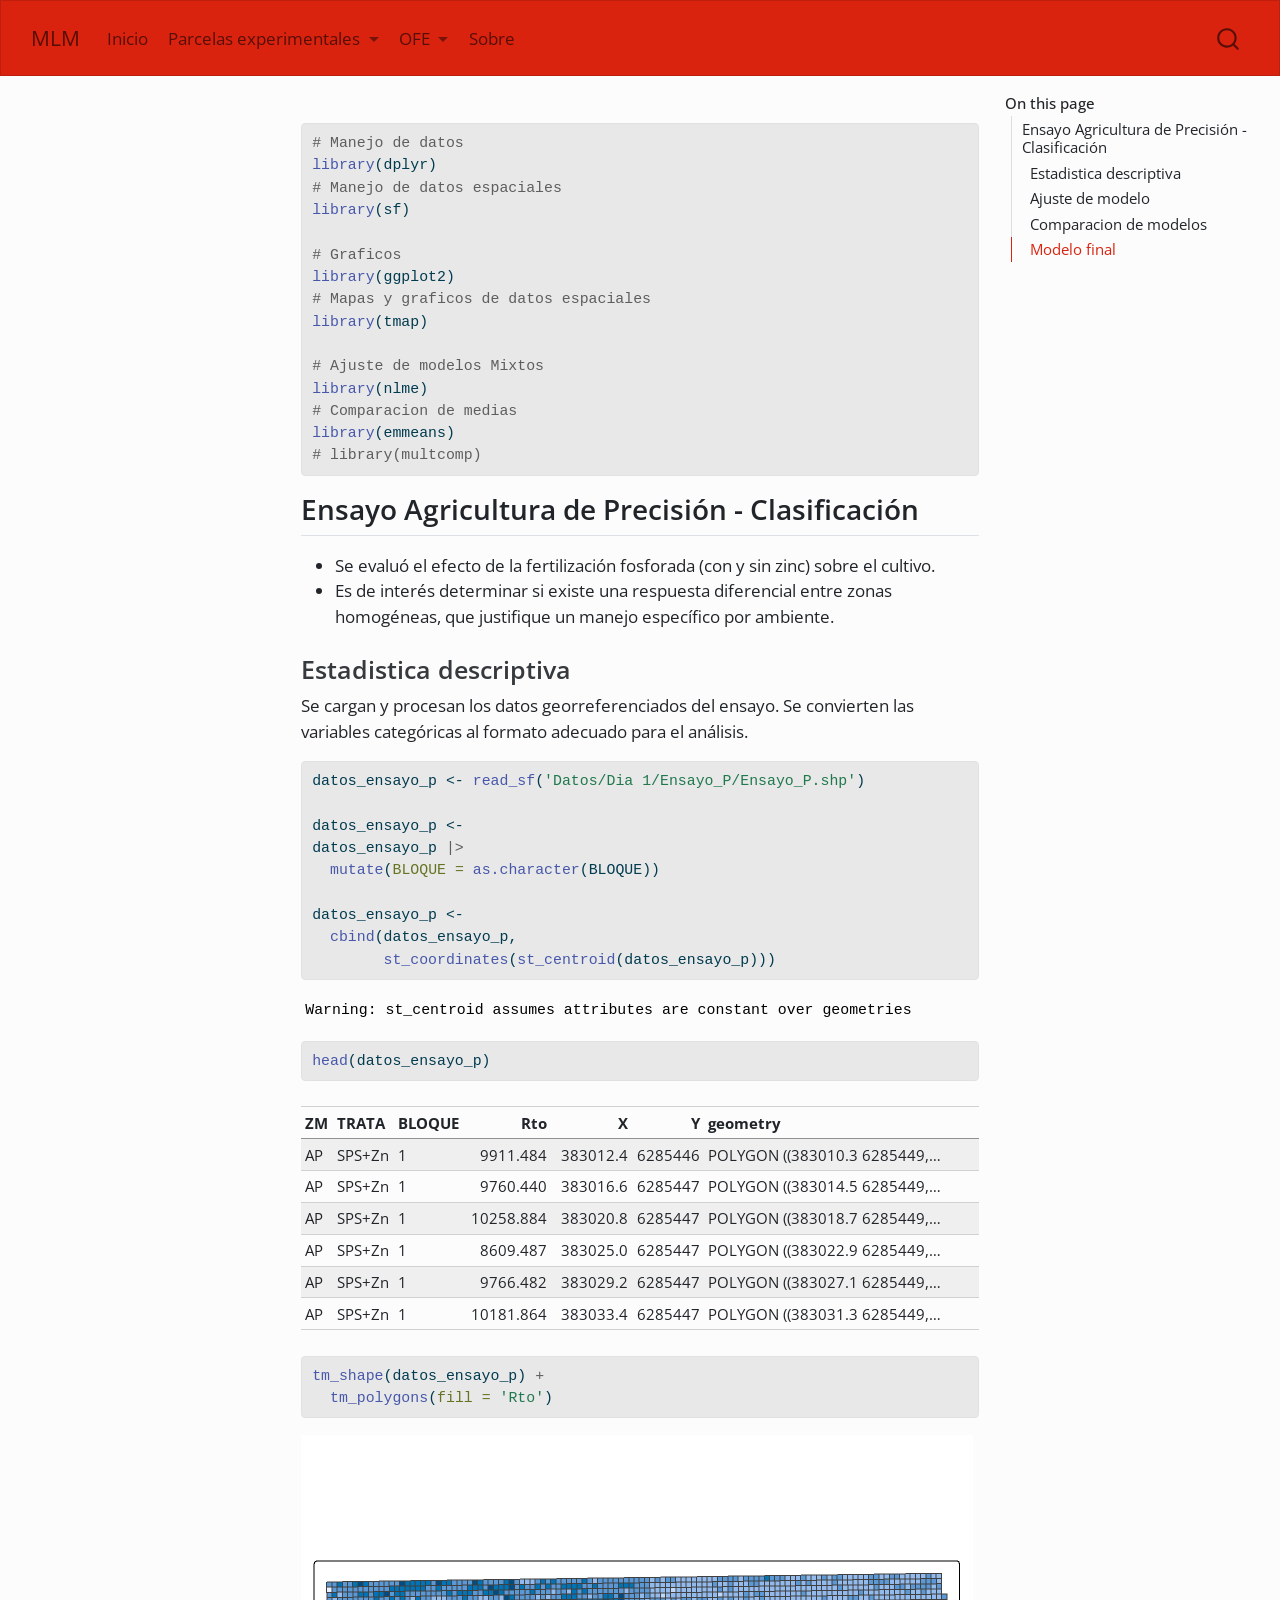
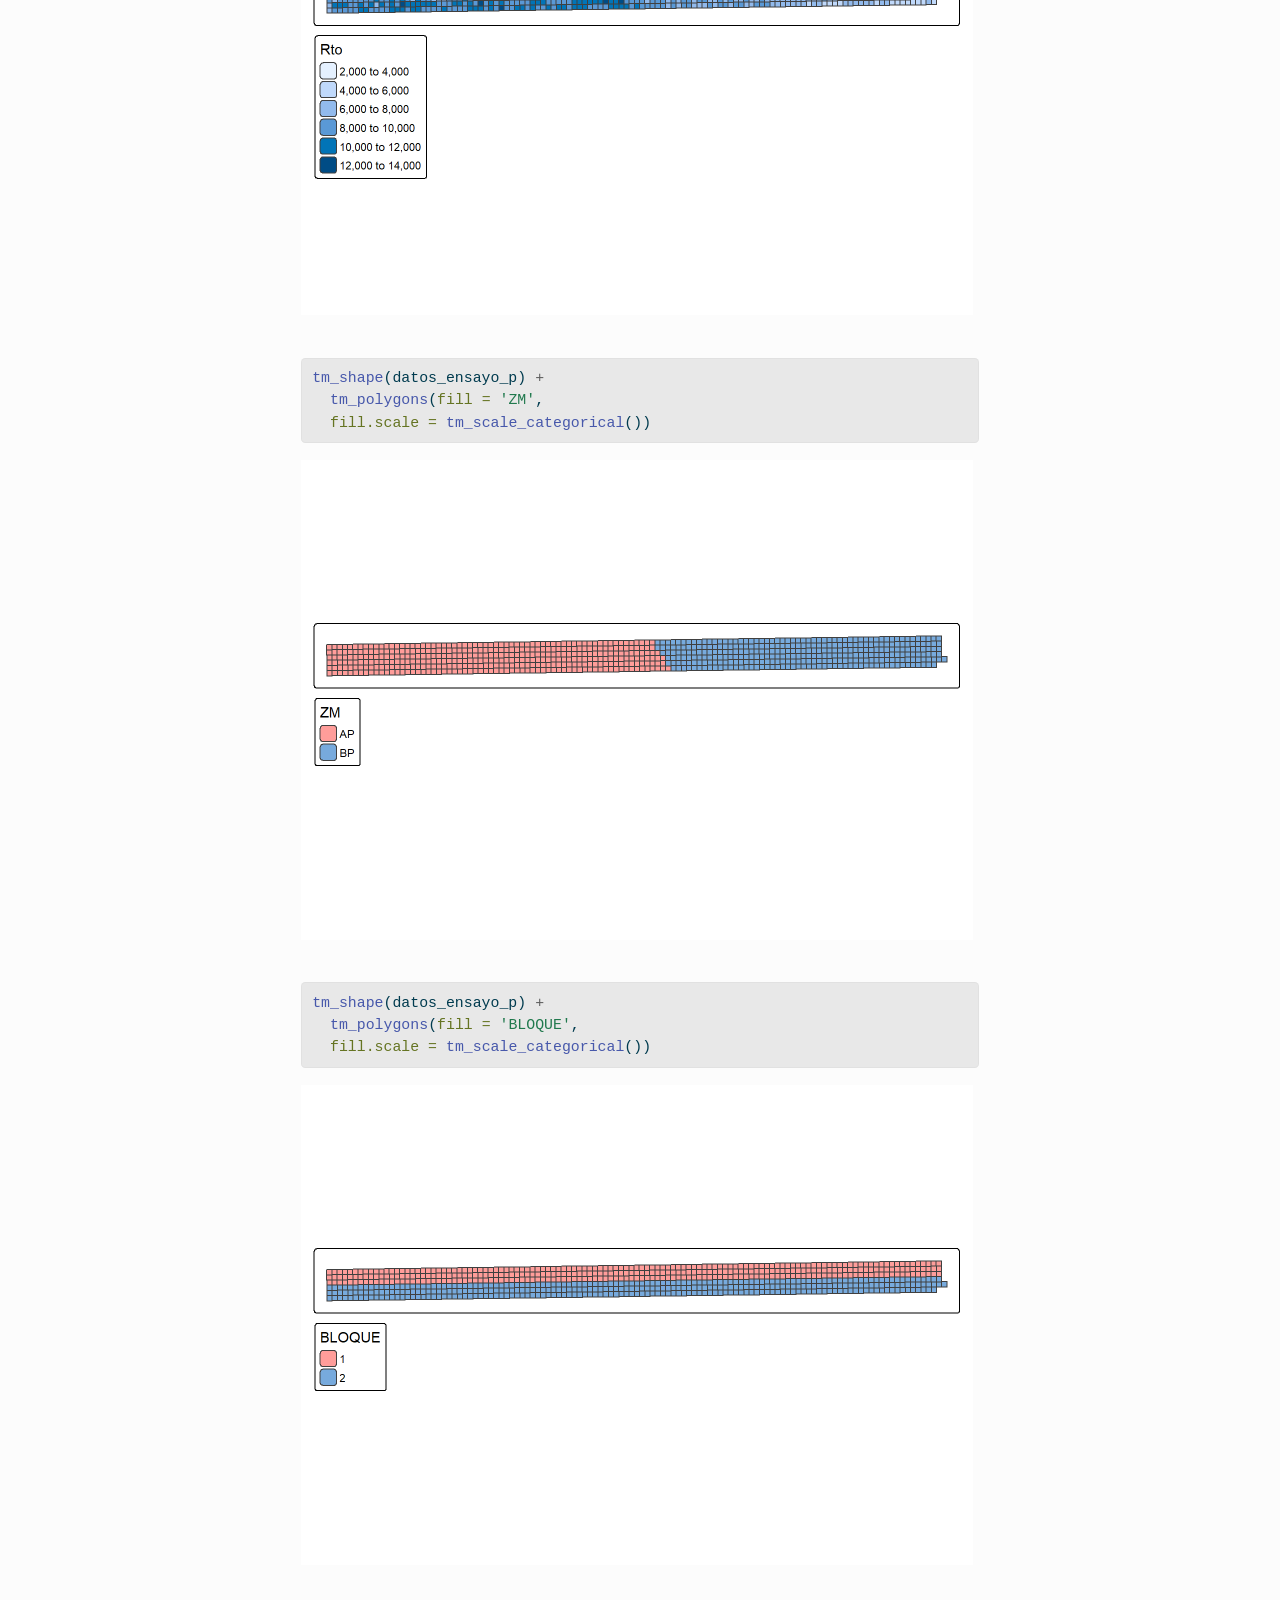
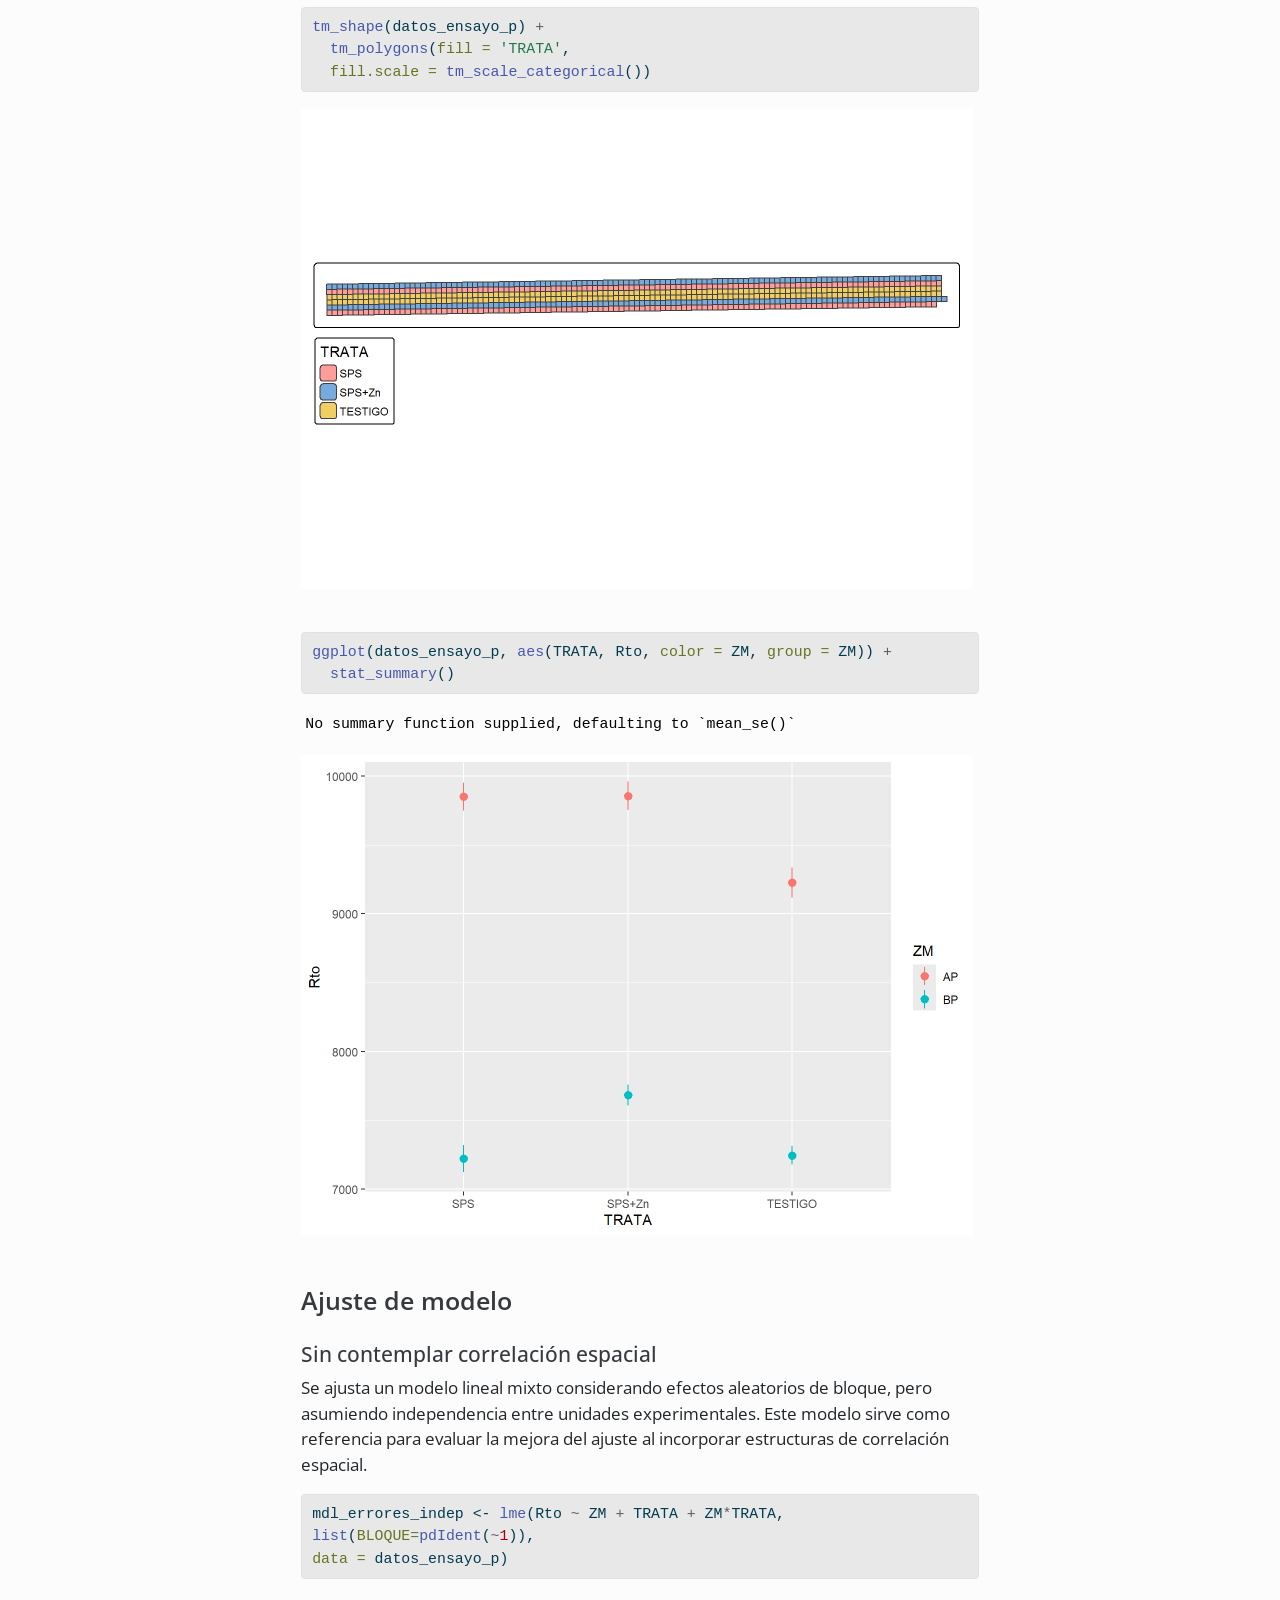
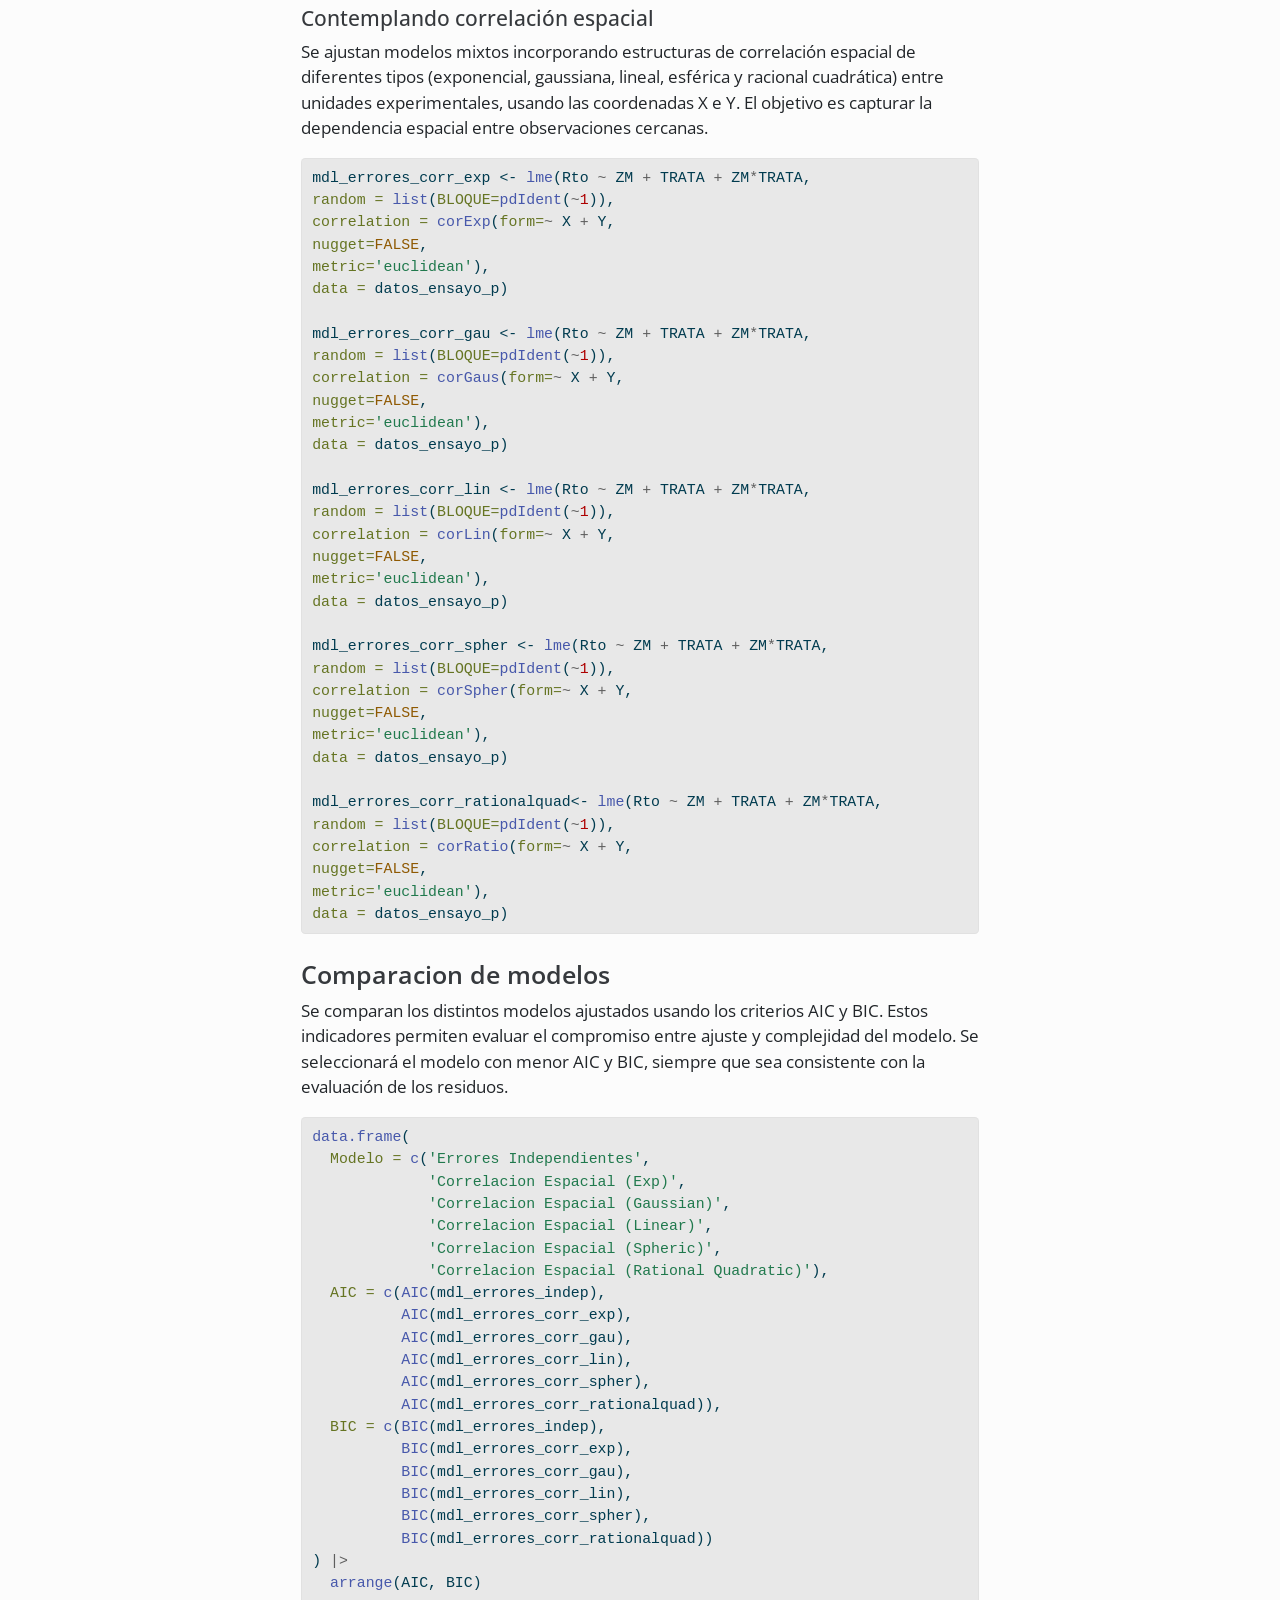
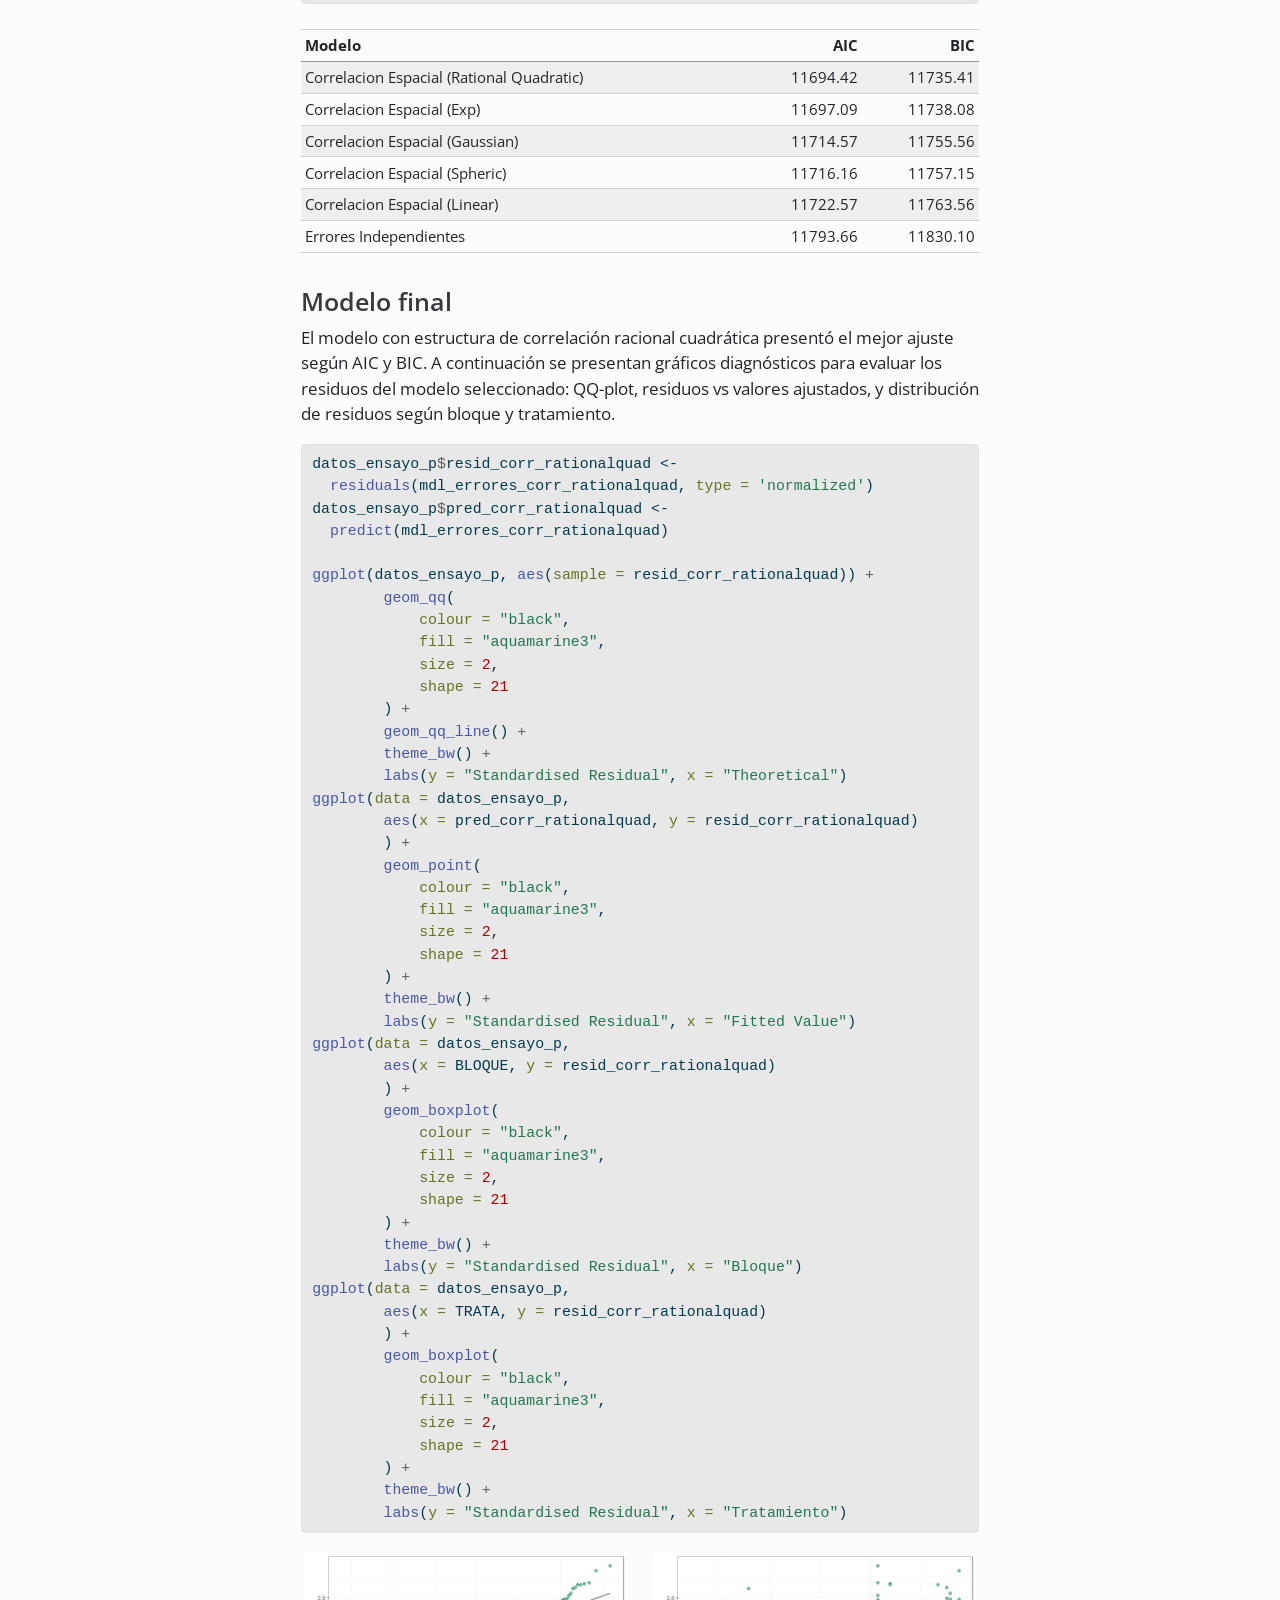
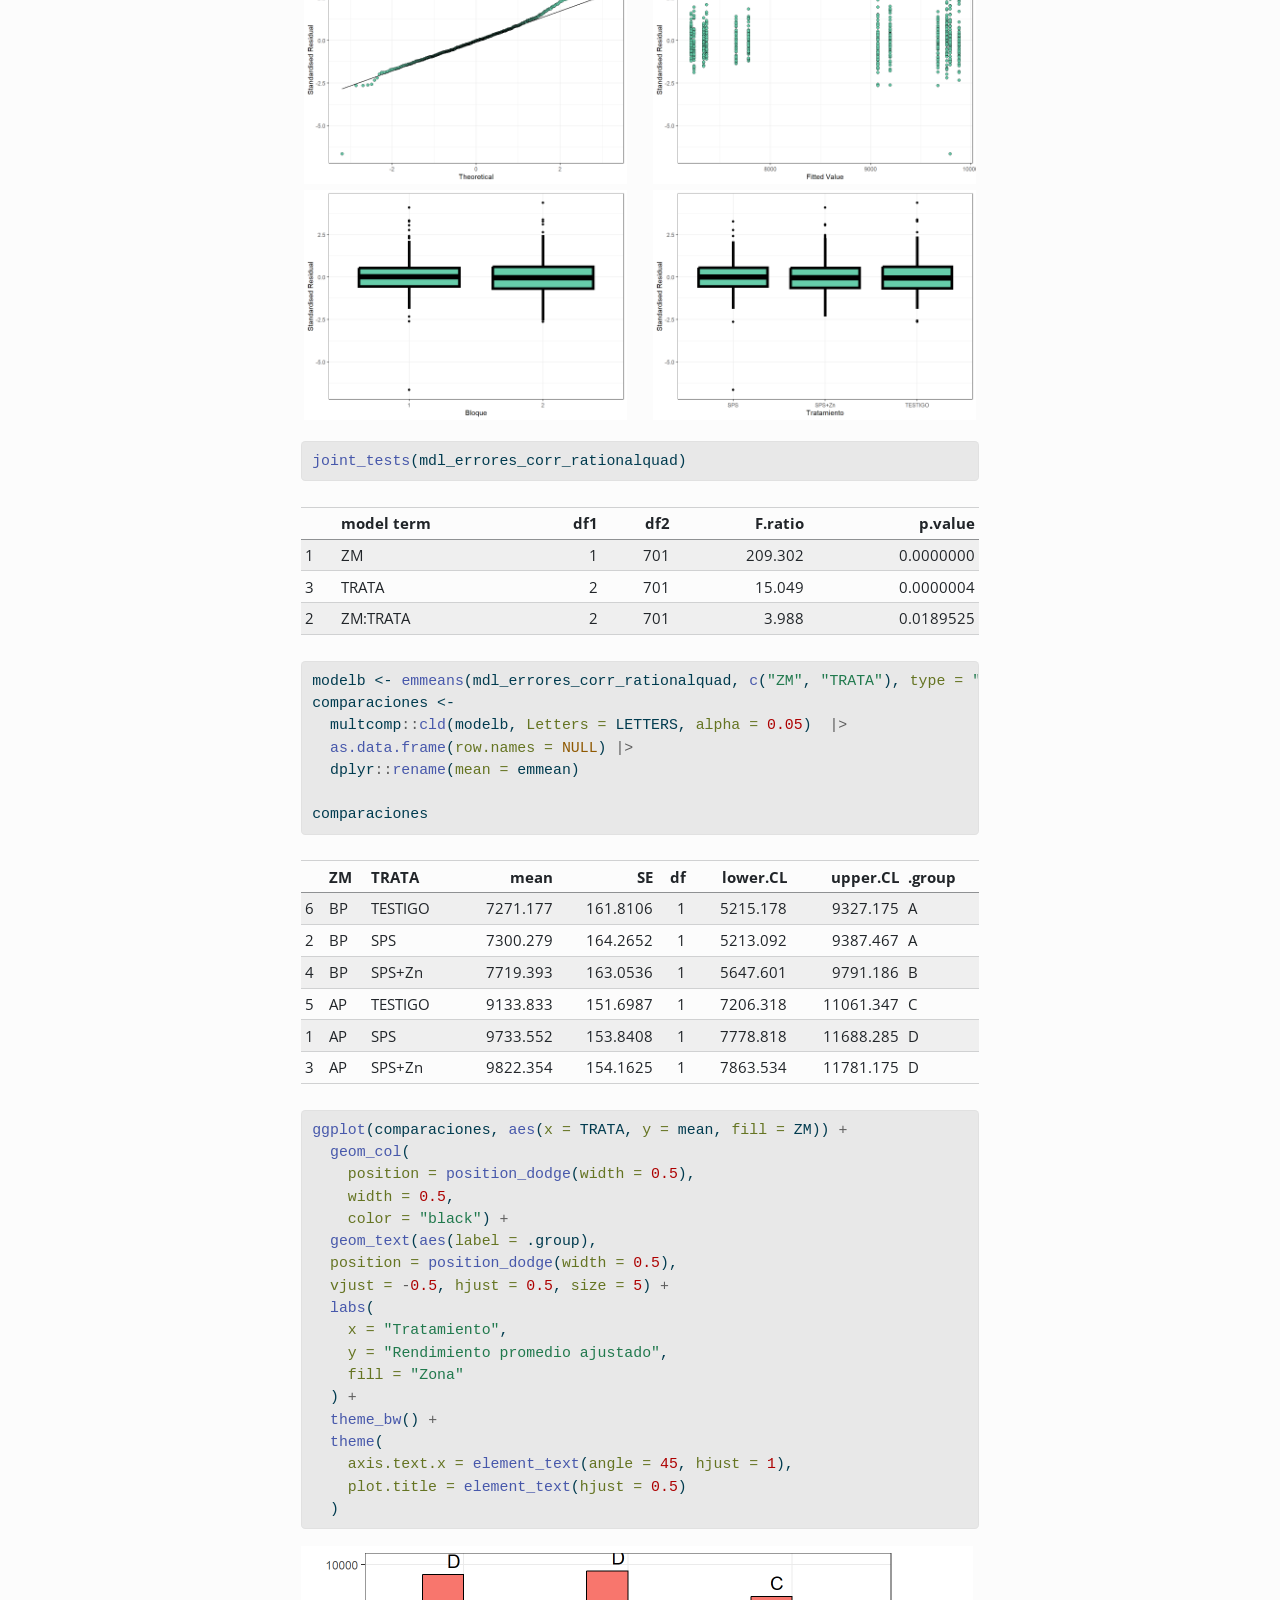
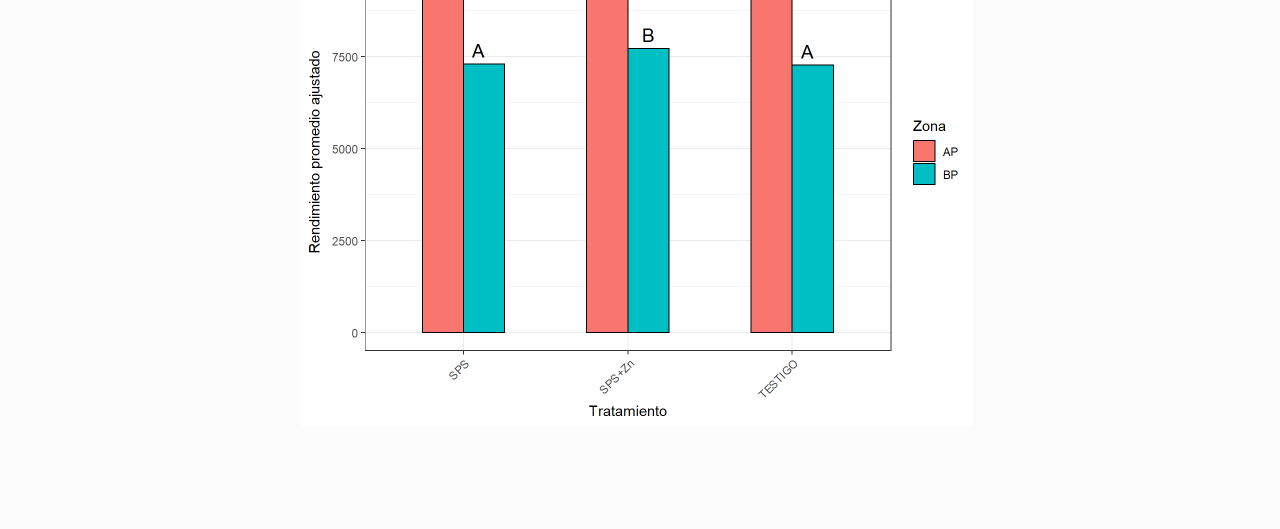
<file: _output/MLM_CorrEsp_OFE_Clasif.html>
<!DOCTYPE html>
<html xmlns="http://www.w3.org/1999/xhtml" lang="en" xml:lang="en"><head>

<meta charset="utf-8">
<meta name="generator" content="quarto-1.6.40">

<meta name="viewport" content="width=device-width, initial-scale=1.0, user-scalable=yes">


<title>mlm_corresp_ofe_clasif – MLM</title>
<style>
code{white-space: pre-wrap;}
span.smallcaps{font-variant: small-caps;}
div.columns{display: flex; gap: min(4vw, 1.5em);}
div.column{flex: auto; overflow-x: auto;}
div.hanging-indent{margin-left: 1.5em; text-indent: -1.5em;}
ul.task-list{list-style: none;}
ul.task-list li input[type="checkbox"] {
  width: 0.8em;
  margin: 0 0.8em 0.2em -1em; /* quarto-specific, see https://github.com/quarto-dev/quarto-cli/issues/4556 */ 
  vertical-align: middle;
}
/* CSS for syntax highlighting */
pre > code.sourceCode { white-space: pre; position: relative; }
pre > code.sourceCode > span { line-height: 1.25; }
pre > code.sourceCode > span:empty { height: 1.2em; }
.sourceCode { overflow: visible; }
code.sourceCode > span { color: inherit; text-decoration: inherit; }
div.sourceCode { margin: 1em 0; }
pre.sourceCode { margin: 0; }
@media screen {
div.sourceCode { overflow: auto; }
}
@media print {
pre > code.sourceCode { white-space: pre-wrap; }
pre > code.sourceCode > span { display: inline-block; text-indent: -5em; padding-left: 5em; }
}
pre.numberSource code
  { counter-reset: source-line 0; }
pre.numberSource code > span
  { position: relative; left: -4em; counter-increment: source-line; }
pre.numberSource code > span > a:first-child::before
  { content: counter(source-line);
    position: relative; left: -1em; text-align: right; vertical-align: baseline;
    border: none; display: inline-block;
    -webkit-touch-callout: none; -webkit-user-select: none;
    -khtml-user-select: none; -moz-user-select: none;
    -ms-user-select: none; user-select: none;
    padding: 0 4px; width: 4em;
  }
pre.numberSource { margin-left: 3em;  padding-left: 4px; }
div.sourceCode
  {   }
@media screen {
pre > code.sourceCode > span > a:first-child::before { text-decoration: underline; }
}
</style>


<script src="site_libs/quarto-nav/quarto-nav.js"></script>
<script src="site_libs/quarto-nav/headroom.min.js"></script>
<script src="site_libs/clipboard/clipboard.min.js"></script>
<script src="site_libs/quarto-search/autocomplete.umd.js"></script>
<script src="site_libs/quarto-search/fuse.min.js"></script>
<script src="site_libs/quarto-search/quarto-search.js"></script>
<meta name="quarto:offset" content="./">
<script src="site_libs/quarto-html/quarto.js"></script>
<script src="site_libs/quarto-html/popper.min.js"></script>
<script src="site_libs/quarto-html/tippy.umd.min.js"></script>
<script src="site_libs/quarto-html/anchor.min.js"></script>
<link href="site_libs/quarto-html/tippy.css" rel="stylesheet">
<link href="site_libs/quarto-html/quarto-syntax-highlighting-549806ee2085284f45b00abea8c6df48.css" rel="stylesheet" id="quarto-text-highlighting-styles">
<script src="site_libs/bootstrap/bootstrap.min.js"></script>
<link href="site_libs/bootstrap/bootstrap-icons.css" rel="stylesheet">
<link href="site_libs/bootstrap/bootstrap-ddb8b5ad7651e5b8f73bf58e1152384d.min.css" rel="stylesheet" append-hash="true" id="quarto-bootstrap" data-mode="light">
<script id="quarto-search-options" type="application/json">{
  "location": "navbar",
  "copy-button": false,
  "collapse-after": 3,
  "panel-placement": "end",
  "type": "overlay",
  "limit": 50,
  "keyboard-shortcut": [
    "f",
    "/",
    "s"
  ],
  "show-item-context": false,
  "language": {
    "search-no-results-text": "No results",
    "search-matching-documents-text": "matching documents",
    "search-copy-link-title": "Copy link to search",
    "search-hide-matches-text": "Hide additional matches",
    "search-more-match-text": "more match in this document",
    "search-more-matches-text": "more matches in this document",
    "search-clear-button-title": "Clear",
    "search-text-placeholder": "",
    "search-detached-cancel-button-title": "Cancel",
    "search-submit-button-title": "Submit",
    "search-label": "Search"
  }
}</script>


<link rel="stylesheet" href="styles.css">
</head>

<body class="nav-sidebar floating nav-fixed">

<div id="quarto-search-results"></div>
  <header id="quarto-header" class="headroom fixed-top">
    <nav class="navbar navbar-expand-lg " data-bs-theme="dark">
      <div class="navbar-container container-fluid">
      <div class="navbar-brand-container mx-auto">
    <a class="navbar-brand" href="./index.html">
    <span class="navbar-title">MLM</span>
    </a>
  </div>
            <div id="quarto-search" class="" title="Search"></div>
          <button class="navbar-toggler" type="button" data-bs-toggle="collapse" data-bs-target="#navbarCollapse" aria-controls="navbarCollapse" role="menu" aria-expanded="false" aria-label="Toggle navigation" onclick="if (window.quartoToggleHeadroom) { window.quartoToggleHeadroom(); }">
  <span class="navbar-toggler-icon"></span>
</button>
          <div class="collapse navbar-collapse" id="navbarCollapse">
            <ul class="navbar-nav navbar-nav-scroll me-auto">
  <li class="nav-item">
    <a class="nav-link" href="./index.html"> 
<span class="menu-text">Inicio</span></a>
  </li>  
  <li class="nav-item dropdown ">
    <a class="nav-link dropdown-toggle" href="#" id="nav-menu-parcelas-experimentales" role="link" data-bs-toggle="dropdown" aria-expanded="false">
 <span class="menu-text">Parcelas experimentales</span>
    </a>
    <ul class="dropdown-menu" aria-labelledby="nav-menu-parcelas-experimentales">    
        <li>
    <a class="dropdown-item" href="./Trigo_DBCA.html">
 <span class="dropdown-text">Cultivares de trigo</span></a>
  </li>  
        <li>
    <a class="dropdown-item" href="./Testigos_Apareados.html">
 <span class="dropdown-text">Testigos apareados</span></a>
  </li>  
    </ul>
  </li>
  <li class="nav-item dropdown ">
    <a class="nav-link dropdown-toggle" href="#" id="nav-menu-ofe" role="link" data-bs-toggle="dropdown" aria-expanded="false">
 <span class="menu-text">OFE</span>
    </a>
    <ul class="dropdown-menu" aria-labelledby="nav-menu-ofe">    
        <li>
    <a class="dropdown-item" href="./MLM_CorrEsp_OFE_Clasif.html">
 <span class="dropdown-text">Clasificación</span></a>
  </li>  
        <li>
    <a class="dropdown-item" href="./MLM_CorrEsp_OFE_Reg.html">
 <span class="dropdown-text">Regresión</span></a>
  </li>  
    </ul>
  </li>
  <li class="nav-item">
    <a class="nav-link" href="./about.html"> 
<span class="menu-text">Sobre</span></a>
  </li>  
</ul>
          </div> <!-- /navcollapse -->
            <div class="quarto-navbar-tools">
</div>
      </div> <!-- /container-fluid -->
    </nav>
  <nav class="quarto-secondary-nav">
    <div class="container-fluid d-flex">
      <button type="button" class="quarto-btn-toggle btn" data-bs-toggle="collapse" role="button" data-bs-target=".quarto-sidebar-collapse-item" aria-controls="quarto-sidebar" aria-expanded="false" aria-label="Toggle sidebar navigation" onclick="if (window.quartoToggleHeadroom) { window.quartoToggleHeadroom(); }">
        <i class="bi bi-layout-text-sidebar-reverse"></i>
      </button>
        <nav class="quarto-page-breadcrumbs" aria-label="breadcrumb"><ol class="breadcrumb"></ol></nav>
        <a class="flex-grow-1" role="navigation" data-bs-toggle="collapse" data-bs-target=".quarto-sidebar-collapse-item" aria-controls="quarto-sidebar" aria-expanded="false" aria-label="Toggle sidebar navigation" onclick="if (window.quartoToggleHeadroom) { window.quartoToggleHeadroom(); }">      
        </a>
      <button type="button" class="btn quarto-search-button" aria-label="Search" onclick="window.quartoOpenSearch();">
        <i class="bi bi-search"></i>
      </button>
    </div>
  </nav>
</header>
<!-- content -->
<div id="quarto-content" class="quarto-container page-columns page-rows-contents page-layout-article page-navbar">
<!-- sidebar -->
  <nav id="quarto-sidebar" class="sidebar collapse collapse-horizontal quarto-sidebar-collapse-item sidebar-navigation floating overflow-auto">
        <div class="mt-2 flex-shrink-0 align-items-center">
        <div class="sidebar-search">
        <div id="quarto-search" class="" title="Search"></div>
        </div>
        </div>
</nav>
<div id="quarto-sidebar-glass" class="quarto-sidebar-collapse-item" data-bs-toggle="collapse" data-bs-target=".quarto-sidebar-collapse-item"></div>
<!-- margin-sidebar -->
    <div id="quarto-margin-sidebar" class="sidebar margin-sidebar">
        <nav id="TOC" role="doc-toc" class="toc-active">
    <h2 id="toc-title">On this page</h2>
   
  <ul>
  <li><a href="#ensayo-agricultura-de-precisión---clasificación" id="toc-ensayo-agricultura-de-precisión---clasificación" class="nav-link active" data-scroll-target="#ensayo-agricultura-de-precisión---clasificación">Ensayo Agricultura de Precisión - Clasificación</a>
  <ul class="collapse">
  <li><a href="#estadistica-descriptiva" id="toc-estadistica-descriptiva" class="nav-link" data-scroll-target="#estadistica-descriptiva">Estadistica descriptiva</a></li>
  <li><a href="#ajuste-de-modelo" id="toc-ajuste-de-modelo" class="nav-link" data-scroll-target="#ajuste-de-modelo">Ajuste de modelo</a></li>
  <li><a href="#comparacion-de-modelos" id="toc-comparacion-de-modelos" class="nav-link" data-scroll-target="#comparacion-de-modelos">Comparacion de modelos</a></li>
  <li><a href="#modelo-final" id="toc-modelo-final" class="nav-link" data-scroll-target="#modelo-final">Modelo final</a></li>
  </ul></li>
  </ul>
</nav>
    </div>
<!-- main -->
<main class="content" id="quarto-document-content"><header id="title-block-header" class="quarto-title-block"></header>




<div class="cell" data-messages="false">
<div class="sourceCode cell-code" id="cb1"><pre class="sourceCode r code-with-copy"><code class="sourceCode r"><span id="cb1-1"><a href="#cb1-1" aria-hidden="true" tabindex="-1"></a><span class="co"># Manejo de datos</span></span>
<span id="cb1-2"><a href="#cb1-2" aria-hidden="true" tabindex="-1"></a><span class="fu">library</span>(dplyr) </span>
<span id="cb1-3"><a href="#cb1-3" aria-hidden="true" tabindex="-1"></a><span class="co"># Manejo de datos espaciales</span></span>
<span id="cb1-4"><a href="#cb1-4" aria-hidden="true" tabindex="-1"></a><span class="fu">library</span>(sf) </span>
<span id="cb1-5"><a href="#cb1-5" aria-hidden="true" tabindex="-1"></a></span>
<span id="cb1-6"><a href="#cb1-6" aria-hidden="true" tabindex="-1"></a><span class="co"># Graficos</span></span>
<span id="cb1-7"><a href="#cb1-7" aria-hidden="true" tabindex="-1"></a><span class="fu">library</span>(ggplot2) </span>
<span id="cb1-8"><a href="#cb1-8" aria-hidden="true" tabindex="-1"></a><span class="co"># Mapas y graficos de datos espaciales</span></span>
<span id="cb1-9"><a href="#cb1-9" aria-hidden="true" tabindex="-1"></a><span class="fu">library</span>(tmap) </span>
<span id="cb1-10"><a href="#cb1-10" aria-hidden="true" tabindex="-1"></a></span>
<span id="cb1-11"><a href="#cb1-11" aria-hidden="true" tabindex="-1"></a><span class="co"># Ajuste de modelos Mixtos</span></span>
<span id="cb1-12"><a href="#cb1-12" aria-hidden="true" tabindex="-1"></a><span class="fu">library</span>(nlme) </span>
<span id="cb1-13"><a href="#cb1-13" aria-hidden="true" tabindex="-1"></a><span class="co"># Comparacion de medias</span></span>
<span id="cb1-14"><a href="#cb1-14" aria-hidden="true" tabindex="-1"></a><span class="fu">library</span>(emmeans) </span>
<span id="cb1-15"><a href="#cb1-15" aria-hidden="true" tabindex="-1"></a><span class="co"># library(multcomp)</span></span></code><button title="Copy to Clipboard" class="code-copy-button"><i class="bi"></i></button></pre></div>
</div>
<section id="ensayo-agricultura-de-precisión---clasificación" class="level2">
<h2 class="anchored" data-anchor-id="ensayo-agricultura-de-precisión---clasificación">Ensayo Agricultura de Precisión - Clasificación</h2>
<ul>
<li>Se evaluó el efecto de la fertilización fosforada (con y sin zinc) sobre el cultivo.</li>
<li>Es de interés determinar si existe una respuesta diferencial entre zonas homogéneas, que justifique un manejo específico por ambiente.</li>
</ul>
<section id="estadistica-descriptiva" class="level3">
<h3 class="anchored" data-anchor-id="estadistica-descriptiva">Estadistica descriptiva</h3>
<p>Se cargan y procesan los datos georreferenciados del ensayo. Se convierten las variables categóricas al formato adecuado para el análisis.</p>
<div class="cell">
<div class="sourceCode cell-code" id="cb2"><pre class="sourceCode r code-with-copy"><code class="sourceCode r"><span id="cb2-1"><a href="#cb2-1" aria-hidden="true" tabindex="-1"></a>datos_ensayo_p <span class="ot">&lt;-</span> <span class="fu">read_sf</span>(<span class="st">'Datos/Dia 1/Ensayo_P/Ensayo_P.shp'</span>)</span>
<span id="cb2-2"><a href="#cb2-2" aria-hidden="true" tabindex="-1"></a></span>
<span id="cb2-3"><a href="#cb2-3" aria-hidden="true" tabindex="-1"></a>datos_ensayo_p <span class="ot">&lt;-</span></span>
<span id="cb2-4"><a href="#cb2-4" aria-hidden="true" tabindex="-1"></a>datos_ensayo_p <span class="sc">|&gt;</span></span>
<span id="cb2-5"><a href="#cb2-5" aria-hidden="true" tabindex="-1"></a>  <span class="fu">mutate</span>(<span class="at">BLOQUE =</span> <span class="fu">as.character</span>(BLOQUE))</span>
<span id="cb2-6"><a href="#cb2-6" aria-hidden="true" tabindex="-1"></a></span>
<span id="cb2-7"><a href="#cb2-7" aria-hidden="true" tabindex="-1"></a>datos_ensayo_p <span class="ot">&lt;-</span> </span>
<span id="cb2-8"><a href="#cb2-8" aria-hidden="true" tabindex="-1"></a>  <span class="fu">cbind</span>(datos_ensayo_p, </span>
<span id="cb2-9"><a href="#cb2-9" aria-hidden="true" tabindex="-1"></a>        <span class="fu">st_coordinates</span>(<span class="fu">st_centroid</span>(datos_ensayo_p)))</span></code><button title="Copy to Clipboard" class="code-copy-button"><i class="bi"></i></button></pre></div>
<div class="cell-output cell-output-stderr">
<pre><code>Warning: st_centroid assumes attributes are constant over geometries</code></pre>
</div>
<div class="sourceCode cell-code" id="cb4"><pre class="sourceCode r code-with-copy"><code class="sourceCode r"><span id="cb4-1"><a href="#cb4-1" aria-hidden="true" tabindex="-1"></a><span class="fu">head</span>(datos_ensayo_p)</span></code><button title="Copy to Clipboard" class="code-copy-button"><i class="bi"></i></button></pre></div>
<div class="cell-output-display">
<div class="kable-table">
<table class="caption-top table table-sm table-striped small">
<colgroup>
<col style="width: 4%">
<col style="width: 9%">
<col style="width: 9%">
<col style="width: 13%">
<col style="width: 12%">
<col style="width: 10%">
<col style="width: 41%">
</colgroup>
<thead>
<tr class="header">
<th style="text-align: left;">ZM</th>
<th style="text-align: left;">TRATA</th>
<th style="text-align: left;">BLOQUE</th>
<th style="text-align: right;">Rto</th>
<th style="text-align: right;">X</th>
<th style="text-align: right;">Y</th>
<th style="text-align: left;">geometry</th>
</tr>
</thead>
<tbody>
<tr class="odd">
<td style="text-align: left;">AP</td>
<td style="text-align: left;">SPS+Zn</td>
<td style="text-align: left;">1</td>
<td style="text-align: right;">9911.484</td>
<td style="text-align: right;">383012.4</td>
<td style="text-align: right;">6285446</td>
<td style="text-align: left;">POLYGON ((383010.3 6285449,…</td>
</tr>
<tr class="even">
<td style="text-align: left;">AP</td>
<td style="text-align: left;">SPS+Zn</td>
<td style="text-align: left;">1</td>
<td style="text-align: right;">9760.440</td>
<td style="text-align: right;">383016.6</td>
<td style="text-align: right;">6285447</td>
<td style="text-align: left;">POLYGON ((383014.5 6285449,…</td>
</tr>
<tr class="odd">
<td style="text-align: left;">AP</td>
<td style="text-align: left;">SPS+Zn</td>
<td style="text-align: left;">1</td>
<td style="text-align: right;">10258.884</td>
<td style="text-align: right;">383020.8</td>
<td style="text-align: right;">6285447</td>
<td style="text-align: left;">POLYGON ((383018.7 6285449,…</td>
</tr>
<tr class="even">
<td style="text-align: left;">AP</td>
<td style="text-align: left;">SPS+Zn</td>
<td style="text-align: left;">1</td>
<td style="text-align: right;">8609.487</td>
<td style="text-align: right;">383025.0</td>
<td style="text-align: right;">6285447</td>
<td style="text-align: left;">POLYGON ((383022.9 6285449,…</td>
</tr>
<tr class="odd">
<td style="text-align: left;">AP</td>
<td style="text-align: left;">SPS+Zn</td>
<td style="text-align: left;">1</td>
<td style="text-align: right;">9766.482</td>
<td style="text-align: right;">383029.2</td>
<td style="text-align: right;">6285447</td>
<td style="text-align: left;">POLYGON ((383027.1 6285449,…</td>
</tr>
<tr class="even">
<td style="text-align: left;">AP</td>
<td style="text-align: left;">SPS+Zn</td>
<td style="text-align: left;">1</td>
<td style="text-align: right;">10181.864</td>
<td style="text-align: right;">383033.4</td>
<td style="text-align: right;">6285447</td>
<td style="text-align: left;">POLYGON ((383031.3 6285449,…</td>
</tr>
</tbody>
</table>
</div>
</div>
</div>
<div class="cell">
<div class="sourceCode cell-code" id="cb5"><pre class="sourceCode r code-with-copy"><code class="sourceCode r"><span id="cb5-1"><a href="#cb5-1" aria-hidden="true" tabindex="-1"></a><span class="fu">tm_shape</span>(datos_ensayo_p) <span class="sc">+</span></span>
<span id="cb5-2"><a href="#cb5-2" aria-hidden="true" tabindex="-1"></a>  <span class="fu">tm_polygons</span>(<span class="at">fill =</span> <span class="st">'Rto'</span>)</span></code><button title="Copy to Clipboard" class="code-copy-button"><i class="bi"></i></button></pre></div>
<div class="cell-output-display">
<div>
<figure class="figure">
<p><img src="MLM_CorrEsp_OFE_Clasif_files/figure-html/tmap-descriptive-1.png" class="img-fluid figure-img" width="672"></p>
</figure>
</div>
</div>
<div class="sourceCode cell-code" id="cb6"><pre class="sourceCode r code-with-copy"><code class="sourceCode r"><span id="cb6-1"><a href="#cb6-1" aria-hidden="true" tabindex="-1"></a><span class="fu">tm_shape</span>(datos_ensayo_p) <span class="sc">+</span></span>
<span id="cb6-2"><a href="#cb6-2" aria-hidden="true" tabindex="-1"></a>  <span class="fu">tm_polygons</span>(<span class="at">fill =</span> <span class="st">'ZM'</span>,</span>
<span id="cb6-3"><a href="#cb6-3" aria-hidden="true" tabindex="-1"></a>  <span class="at">fill.scale =</span> <span class="fu">tm_scale_categorical</span>())</span></code><button title="Copy to Clipboard" class="code-copy-button"><i class="bi"></i></button></pre></div>
<div class="cell-output-display">
<div>
<figure class="figure">
<p><img src="MLM_CorrEsp_OFE_Clasif_files/figure-html/tmap-descriptive-2.png" class="img-fluid figure-img" width="672"></p>
</figure>
</div>
</div>
<div class="sourceCode cell-code" id="cb7"><pre class="sourceCode r code-with-copy"><code class="sourceCode r"><span id="cb7-1"><a href="#cb7-1" aria-hidden="true" tabindex="-1"></a><span class="fu">tm_shape</span>(datos_ensayo_p) <span class="sc">+</span></span>
<span id="cb7-2"><a href="#cb7-2" aria-hidden="true" tabindex="-1"></a>  <span class="fu">tm_polygons</span>(<span class="at">fill =</span> <span class="st">'BLOQUE'</span>,</span>
<span id="cb7-3"><a href="#cb7-3" aria-hidden="true" tabindex="-1"></a>  <span class="at">fill.scale =</span> <span class="fu">tm_scale_categorical</span>())</span></code><button title="Copy to Clipboard" class="code-copy-button"><i class="bi"></i></button></pre></div>
<div class="cell-output-display">
<div>
<figure class="figure">
<p><img src="MLM_CorrEsp_OFE_Clasif_files/figure-html/tmap-descriptive-3.png" class="img-fluid figure-img" width="672"></p>
</figure>
</div>
</div>
<div class="sourceCode cell-code" id="cb8"><pre class="sourceCode r code-with-copy"><code class="sourceCode r"><span id="cb8-1"><a href="#cb8-1" aria-hidden="true" tabindex="-1"></a><span class="fu">tm_shape</span>(datos_ensayo_p) <span class="sc">+</span></span>
<span id="cb8-2"><a href="#cb8-2" aria-hidden="true" tabindex="-1"></a>  <span class="fu">tm_polygons</span>(<span class="at">fill =</span> <span class="st">'TRATA'</span>,</span>
<span id="cb8-3"><a href="#cb8-3" aria-hidden="true" tabindex="-1"></a>  <span class="at">fill.scale =</span> <span class="fu">tm_scale_categorical</span>())</span></code><button title="Copy to Clipboard" class="code-copy-button"><i class="bi"></i></button></pre></div>
<div class="cell-output-display">
<div>
<figure class="figure">
<p><img src="MLM_CorrEsp_OFE_Clasif_files/figure-html/tmap-descriptive-4.png" class="img-fluid figure-img" width="672"></p>
</figure>
</div>
</div>
<div class="sourceCode cell-code" id="cb9"><pre class="sourceCode r code-with-copy"><code class="sourceCode r"><span id="cb9-1"><a href="#cb9-1" aria-hidden="true" tabindex="-1"></a><span class="fu">ggplot</span>(datos_ensayo_p, <span class="fu">aes</span>(TRATA, Rto, <span class="at">color =</span> ZM, <span class="at">group =</span> ZM)) <span class="sc">+</span></span>
<span id="cb9-2"><a href="#cb9-2" aria-hidden="true" tabindex="-1"></a>  <span class="fu">stat_summary</span>()</span></code><button title="Copy to Clipboard" class="code-copy-button"><i class="bi"></i></button></pre></div>
<div class="cell-output cell-output-stderr">
<pre><code>No summary function supplied, defaulting to `mean_se()`</code></pre>
</div>
<div class="cell-output-display">
<div>
<figure class="figure">
<p><img src="MLM_CorrEsp_OFE_Clasif_files/figure-html/tmap-descriptive-5.png" class="img-fluid figure-img" width="672"></p>
</figure>
</div>
</div>
</div>
</section>
<section id="ajuste-de-modelo" class="level3">
<h3 class="anchored" data-anchor-id="ajuste-de-modelo">Ajuste de modelo</h3>
<section id="sin-contemplar-correlación-espacial" class="level4">
<h4 class="anchored" data-anchor-id="sin-contemplar-correlación-espacial">Sin contemplar correlación espacial</h4>
<p>Se ajusta un modelo lineal mixto considerando efectos aleatorios de bloque, pero asumiendo independencia entre unidades experimentales. Este modelo sirve como referencia para evaluar la mejora del ajuste al incorporar estructuras de correlación espacial.</p>
<div class="cell">
<div class="sourceCode cell-code" id="cb11"><pre class="sourceCode r code-with-copy"><code class="sourceCode r"><span id="cb11-1"><a href="#cb11-1" aria-hidden="true" tabindex="-1"></a>mdl_errores_indep <span class="ot">&lt;-</span> <span class="fu">lme</span>(Rto <span class="sc">~</span> ZM <span class="sc">+</span> TRATA <span class="sc">+</span> ZM<span class="sc">*</span>TRATA, </span>
<span id="cb11-2"><a href="#cb11-2" aria-hidden="true" tabindex="-1"></a><span class="fu">list</span>(<span class="at">BLOQUE=</span><span class="fu">pdIdent</span>(<span class="sc">~</span><span class="dv">1</span>)),</span>
<span id="cb11-3"><a href="#cb11-3" aria-hidden="true" tabindex="-1"></a><span class="at">data =</span> datos_ensayo_p)</span></code><button title="Copy to Clipboard" class="code-copy-button"><i class="bi"></i></button></pre></div>
</div>
</section>
<section id="contemplando-correlación-espacial" class="level4">
<h4 class="anchored" data-anchor-id="contemplando-correlación-espacial">Contemplando correlación espacial</h4>
<p>Se ajustan modelos mixtos incorporando estructuras de correlación espacial de diferentes tipos (exponencial, gaussiana, lineal, esférica y racional cuadrática) entre unidades experimentales, usando las coordenadas X e Y. El objetivo es capturar la dependencia espacial entre observaciones cercanas.</p>
<div class="cell">
<div class="sourceCode cell-code" id="cb12"><pre class="sourceCode r code-with-copy"><code class="sourceCode r"><span id="cb12-1"><a href="#cb12-1" aria-hidden="true" tabindex="-1"></a>mdl_errores_corr_exp <span class="ot">&lt;-</span> <span class="fu">lme</span>(Rto <span class="sc">~</span> ZM <span class="sc">+</span> TRATA <span class="sc">+</span> ZM<span class="sc">*</span>TRATA, </span>
<span id="cb12-2"><a href="#cb12-2" aria-hidden="true" tabindex="-1"></a><span class="at">random =</span> <span class="fu">list</span>(<span class="at">BLOQUE=</span><span class="fu">pdIdent</span>(<span class="sc">~</span><span class="dv">1</span>)),</span>
<span id="cb12-3"><a href="#cb12-3" aria-hidden="true" tabindex="-1"></a><span class="at">correlation =</span> <span class="fu">corExp</span>(<span class="at">form=</span><span class="sc">~</span> X <span class="sc">+</span> Y,</span>
<span id="cb12-4"><a href="#cb12-4" aria-hidden="true" tabindex="-1"></a><span class="at">nugget=</span><span class="cn">FALSE</span>,</span>
<span id="cb12-5"><a href="#cb12-5" aria-hidden="true" tabindex="-1"></a><span class="at">metric=</span><span class="st">'euclidean'</span>),</span>
<span id="cb12-6"><a href="#cb12-6" aria-hidden="true" tabindex="-1"></a><span class="at">data =</span> datos_ensayo_p)</span>
<span id="cb12-7"><a href="#cb12-7" aria-hidden="true" tabindex="-1"></a></span>
<span id="cb12-8"><a href="#cb12-8" aria-hidden="true" tabindex="-1"></a>mdl_errores_corr_gau <span class="ot">&lt;-</span> <span class="fu">lme</span>(Rto <span class="sc">~</span> ZM <span class="sc">+</span> TRATA <span class="sc">+</span> ZM<span class="sc">*</span>TRATA, </span>
<span id="cb12-9"><a href="#cb12-9" aria-hidden="true" tabindex="-1"></a><span class="at">random =</span> <span class="fu">list</span>(<span class="at">BLOQUE=</span><span class="fu">pdIdent</span>(<span class="sc">~</span><span class="dv">1</span>)),</span>
<span id="cb12-10"><a href="#cb12-10" aria-hidden="true" tabindex="-1"></a><span class="at">correlation =</span> <span class="fu">corGaus</span>(<span class="at">form=</span><span class="sc">~</span> X <span class="sc">+</span> Y,</span>
<span id="cb12-11"><a href="#cb12-11" aria-hidden="true" tabindex="-1"></a><span class="at">nugget=</span><span class="cn">FALSE</span>,</span>
<span id="cb12-12"><a href="#cb12-12" aria-hidden="true" tabindex="-1"></a><span class="at">metric=</span><span class="st">'euclidean'</span>),</span>
<span id="cb12-13"><a href="#cb12-13" aria-hidden="true" tabindex="-1"></a><span class="at">data =</span> datos_ensayo_p)</span>
<span id="cb12-14"><a href="#cb12-14" aria-hidden="true" tabindex="-1"></a></span>
<span id="cb12-15"><a href="#cb12-15" aria-hidden="true" tabindex="-1"></a>mdl_errores_corr_lin <span class="ot">&lt;-</span> <span class="fu">lme</span>(Rto <span class="sc">~</span> ZM <span class="sc">+</span> TRATA <span class="sc">+</span> ZM<span class="sc">*</span>TRATA, </span>
<span id="cb12-16"><a href="#cb12-16" aria-hidden="true" tabindex="-1"></a><span class="at">random =</span> <span class="fu">list</span>(<span class="at">BLOQUE=</span><span class="fu">pdIdent</span>(<span class="sc">~</span><span class="dv">1</span>)),</span>
<span id="cb12-17"><a href="#cb12-17" aria-hidden="true" tabindex="-1"></a><span class="at">correlation =</span> <span class="fu">corLin</span>(<span class="at">form=</span><span class="sc">~</span> X <span class="sc">+</span> Y,</span>
<span id="cb12-18"><a href="#cb12-18" aria-hidden="true" tabindex="-1"></a><span class="at">nugget=</span><span class="cn">FALSE</span>,</span>
<span id="cb12-19"><a href="#cb12-19" aria-hidden="true" tabindex="-1"></a><span class="at">metric=</span><span class="st">'euclidean'</span>),</span>
<span id="cb12-20"><a href="#cb12-20" aria-hidden="true" tabindex="-1"></a><span class="at">data =</span> datos_ensayo_p)</span>
<span id="cb12-21"><a href="#cb12-21" aria-hidden="true" tabindex="-1"></a></span>
<span id="cb12-22"><a href="#cb12-22" aria-hidden="true" tabindex="-1"></a>mdl_errores_corr_spher <span class="ot">&lt;-</span> <span class="fu">lme</span>(Rto <span class="sc">~</span> ZM <span class="sc">+</span> TRATA <span class="sc">+</span> ZM<span class="sc">*</span>TRATA, </span>
<span id="cb12-23"><a href="#cb12-23" aria-hidden="true" tabindex="-1"></a><span class="at">random =</span> <span class="fu">list</span>(<span class="at">BLOQUE=</span><span class="fu">pdIdent</span>(<span class="sc">~</span><span class="dv">1</span>)),</span>
<span id="cb12-24"><a href="#cb12-24" aria-hidden="true" tabindex="-1"></a><span class="at">correlation =</span> <span class="fu">corSpher</span>(<span class="at">form=</span><span class="sc">~</span> X <span class="sc">+</span> Y,</span>
<span id="cb12-25"><a href="#cb12-25" aria-hidden="true" tabindex="-1"></a><span class="at">nugget=</span><span class="cn">FALSE</span>,</span>
<span id="cb12-26"><a href="#cb12-26" aria-hidden="true" tabindex="-1"></a><span class="at">metric=</span><span class="st">'euclidean'</span>),</span>
<span id="cb12-27"><a href="#cb12-27" aria-hidden="true" tabindex="-1"></a><span class="at">data =</span> datos_ensayo_p)</span>
<span id="cb12-28"><a href="#cb12-28" aria-hidden="true" tabindex="-1"></a></span>
<span id="cb12-29"><a href="#cb12-29" aria-hidden="true" tabindex="-1"></a>mdl_errores_corr_rationalquad<span class="ot">&lt;-</span> <span class="fu">lme</span>(Rto <span class="sc">~</span> ZM <span class="sc">+</span> TRATA <span class="sc">+</span> ZM<span class="sc">*</span>TRATA, </span>
<span id="cb12-30"><a href="#cb12-30" aria-hidden="true" tabindex="-1"></a><span class="at">random =</span> <span class="fu">list</span>(<span class="at">BLOQUE=</span><span class="fu">pdIdent</span>(<span class="sc">~</span><span class="dv">1</span>)),</span>
<span id="cb12-31"><a href="#cb12-31" aria-hidden="true" tabindex="-1"></a><span class="at">correlation =</span> <span class="fu">corRatio</span>(<span class="at">form=</span><span class="sc">~</span> X <span class="sc">+</span> Y,</span>
<span id="cb12-32"><a href="#cb12-32" aria-hidden="true" tabindex="-1"></a><span class="at">nugget=</span><span class="cn">FALSE</span>,</span>
<span id="cb12-33"><a href="#cb12-33" aria-hidden="true" tabindex="-1"></a><span class="at">metric=</span><span class="st">'euclidean'</span>),</span>
<span id="cb12-34"><a href="#cb12-34" aria-hidden="true" tabindex="-1"></a><span class="at">data =</span> datos_ensayo_p)</span></code><button title="Copy to Clipboard" class="code-copy-button"><i class="bi"></i></button></pre></div>
</div>
</section>
</section>
<section id="comparacion-de-modelos" class="level3">
<h3 class="anchored" data-anchor-id="comparacion-de-modelos">Comparacion de modelos</h3>
<p>Se comparan los distintos modelos ajustados usando los criterios AIC y BIC. Estos indicadores permiten evaluar el compromiso entre ajuste y complejidad del modelo. Se seleccionará el modelo con menor AIC y BIC, siempre que sea consistente con la evaluación de los residuos.</p>
<div class="cell">
<div class="sourceCode cell-code" id="cb13"><pre class="sourceCode r code-with-copy"><code class="sourceCode r"><span id="cb13-1"><a href="#cb13-1" aria-hidden="true" tabindex="-1"></a><span class="fu">data.frame</span>(</span>
<span id="cb13-2"><a href="#cb13-2" aria-hidden="true" tabindex="-1"></a>  <span class="at">Modelo =</span> <span class="fu">c</span>(<span class="st">'Errores Independientes'</span>,</span>
<span id="cb13-3"><a href="#cb13-3" aria-hidden="true" tabindex="-1"></a>             <span class="st">'Correlacion Espacial (Exp)'</span>,</span>
<span id="cb13-4"><a href="#cb13-4" aria-hidden="true" tabindex="-1"></a>             <span class="st">'Correlacion Espacial (Gaussian)'</span>,</span>
<span id="cb13-5"><a href="#cb13-5" aria-hidden="true" tabindex="-1"></a>             <span class="st">'Correlacion Espacial (Linear)'</span>,</span>
<span id="cb13-6"><a href="#cb13-6" aria-hidden="true" tabindex="-1"></a>             <span class="st">'Correlacion Espacial (Spheric)'</span>,</span>
<span id="cb13-7"><a href="#cb13-7" aria-hidden="true" tabindex="-1"></a>             <span class="st">'Correlacion Espacial (Rational Quadratic)'</span>),</span>
<span id="cb13-8"><a href="#cb13-8" aria-hidden="true" tabindex="-1"></a>  <span class="at">AIC =</span> <span class="fu">c</span>(<span class="fu">AIC</span>(mdl_errores_indep), </span>
<span id="cb13-9"><a href="#cb13-9" aria-hidden="true" tabindex="-1"></a>          <span class="fu">AIC</span>(mdl_errores_corr_exp),</span>
<span id="cb13-10"><a href="#cb13-10" aria-hidden="true" tabindex="-1"></a>          <span class="fu">AIC</span>(mdl_errores_corr_gau),</span>
<span id="cb13-11"><a href="#cb13-11" aria-hidden="true" tabindex="-1"></a>          <span class="fu">AIC</span>(mdl_errores_corr_lin),</span>
<span id="cb13-12"><a href="#cb13-12" aria-hidden="true" tabindex="-1"></a>          <span class="fu">AIC</span>(mdl_errores_corr_spher),</span>
<span id="cb13-13"><a href="#cb13-13" aria-hidden="true" tabindex="-1"></a>          <span class="fu">AIC</span>(mdl_errores_corr_rationalquad)),</span>
<span id="cb13-14"><a href="#cb13-14" aria-hidden="true" tabindex="-1"></a>  <span class="at">BIC =</span> <span class="fu">c</span>(<span class="fu">BIC</span>(mdl_errores_indep), </span>
<span id="cb13-15"><a href="#cb13-15" aria-hidden="true" tabindex="-1"></a>          <span class="fu">BIC</span>(mdl_errores_corr_exp),</span>
<span id="cb13-16"><a href="#cb13-16" aria-hidden="true" tabindex="-1"></a>          <span class="fu">BIC</span>(mdl_errores_corr_gau),</span>
<span id="cb13-17"><a href="#cb13-17" aria-hidden="true" tabindex="-1"></a>          <span class="fu">BIC</span>(mdl_errores_corr_lin),</span>
<span id="cb13-18"><a href="#cb13-18" aria-hidden="true" tabindex="-1"></a>          <span class="fu">BIC</span>(mdl_errores_corr_spher),</span>
<span id="cb13-19"><a href="#cb13-19" aria-hidden="true" tabindex="-1"></a>          <span class="fu">BIC</span>(mdl_errores_corr_rationalquad))</span>
<span id="cb13-20"><a href="#cb13-20" aria-hidden="true" tabindex="-1"></a>) <span class="sc">|&gt;</span> </span>
<span id="cb13-21"><a href="#cb13-21" aria-hidden="true" tabindex="-1"></a>  <span class="fu">arrange</span>(AIC, BIC)</span></code><button title="Copy to Clipboard" class="code-copy-button"><i class="bi"></i></button></pre></div>
<div class="cell-output-display">
<div class="kable-table">
<table class="caption-top table table-sm table-striped small">
<thead>
<tr class="header">
<th style="text-align: left;">Modelo</th>
<th style="text-align: right;">AIC</th>
<th style="text-align: right;">BIC</th>
</tr>
</thead>
<tbody>
<tr class="odd">
<td style="text-align: left;">Correlacion Espacial (Rational Quadratic)</td>
<td style="text-align: right;">11694.42</td>
<td style="text-align: right;">11735.41</td>
</tr>
<tr class="even">
<td style="text-align: left;">Correlacion Espacial (Exp)</td>
<td style="text-align: right;">11697.09</td>
<td style="text-align: right;">11738.08</td>
</tr>
<tr class="odd">
<td style="text-align: left;">Correlacion Espacial (Gaussian)</td>
<td style="text-align: right;">11714.57</td>
<td style="text-align: right;">11755.56</td>
</tr>
<tr class="even">
<td style="text-align: left;">Correlacion Espacial (Spheric)</td>
<td style="text-align: right;">11716.16</td>
<td style="text-align: right;">11757.15</td>
</tr>
<tr class="odd">
<td style="text-align: left;">Correlacion Espacial (Linear)</td>
<td style="text-align: right;">11722.57</td>
<td style="text-align: right;">11763.56</td>
</tr>
<tr class="even">
<td style="text-align: left;">Errores Independientes</td>
<td style="text-align: right;">11793.66</td>
<td style="text-align: right;">11830.10</td>
</tr>
</tbody>
</table>
</div>
</div>
</div>
</section>
<section id="modelo-final" class="level3">
<h3 class="anchored" data-anchor-id="modelo-final">Modelo final</h3>
<p>El modelo con estructura de correlación racional cuadrática presentó el mejor ajuste según AIC y BIC. A continuación se presentan gráficos diagnósticos para evaluar los residuos del modelo seleccionado: QQ-plot, residuos vs valores ajustados, y distribución de residuos según bloque y tratamiento.</p>
<div class="sourceCode cell-code" id="cb14"><pre class="sourceCode r code-with-copy"><code class="sourceCode r"><span id="cb14-1"><a href="#cb14-1" aria-hidden="true" tabindex="-1"></a>datos_ensayo_p<span class="sc">$</span>resid_corr_rationalquad <span class="ot">&lt;-</span> </span>
<span id="cb14-2"><a href="#cb14-2" aria-hidden="true" tabindex="-1"></a>  <span class="fu">residuals</span>(mdl_errores_corr_rationalquad, <span class="at">type =</span> <span class="st">'normalized'</span>)</span>
<span id="cb14-3"><a href="#cb14-3" aria-hidden="true" tabindex="-1"></a>datos_ensayo_p<span class="sc">$</span>pred_corr_rationalquad <span class="ot">&lt;-</span> </span>
<span id="cb14-4"><a href="#cb14-4" aria-hidden="true" tabindex="-1"></a>  <span class="fu">predict</span>(mdl_errores_corr_rationalquad)</span>
<span id="cb14-5"><a href="#cb14-5" aria-hidden="true" tabindex="-1"></a></span>
<span id="cb14-6"><a href="#cb14-6" aria-hidden="true" tabindex="-1"></a><span class="fu">ggplot</span>(datos_ensayo_p, <span class="fu">aes</span>(<span class="at">sample =</span> resid_corr_rationalquad)) <span class="sc">+</span></span>
<span id="cb14-7"><a href="#cb14-7" aria-hidden="true" tabindex="-1"></a>        <span class="fu">geom_qq</span>(</span>
<span id="cb14-8"><a href="#cb14-8" aria-hidden="true" tabindex="-1"></a>            <span class="at">colour =</span> <span class="st">"black"</span>,</span>
<span id="cb14-9"><a href="#cb14-9" aria-hidden="true" tabindex="-1"></a>            <span class="at">fill =</span> <span class="st">"aquamarine3"</span>,</span>
<span id="cb14-10"><a href="#cb14-10" aria-hidden="true" tabindex="-1"></a>            <span class="at">size =</span> <span class="dv">2</span>,</span>
<span id="cb14-11"><a href="#cb14-11" aria-hidden="true" tabindex="-1"></a>            <span class="at">shape =</span> <span class="dv">21</span></span>
<span id="cb14-12"><a href="#cb14-12" aria-hidden="true" tabindex="-1"></a>        ) <span class="sc">+</span></span>
<span id="cb14-13"><a href="#cb14-13" aria-hidden="true" tabindex="-1"></a>        <span class="fu">geom_qq_line</span>() <span class="sc">+</span></span>
<span id="cb14-14"><a href="#cb14-14" aria-hidden="true" tabindex="-1"></a>        <span class="fu">theme_bw</span>() <span class="sc">+</span></span>
<span id="cb14-15"><a href="#cb14-15" aria-hidden="true" tabindex="-1"></a>        <span class="fu">labs</span>(<span class="at">y =</span> <span class="st">"Standardised Residual"</span>, <span class="at">x =</span> <span class="st">"Theoretical"</span>)</span>
<span id="cb14-16"><a href="#cb14-16" aria-hidden="true" tabindex="-1"></a><span class="fu">ggplot</span>(<span class="at">data =</span> datos_ensayo_p,</span>
<span id="cb14-17"><a href="#cb14-17" aria-hidden="true" tabindex="-1"></a>        <span class="fu">aes</span>(<span class="at">x =</span> pred_corr_rationalquad, <span class="at">y =</span> resid_corr_rationalquad)</span>
<span id="cb14-18"><a href="#cb14-18" aria-hidden="true" tabindex="-1"></a>        ) <span class="sc">+</span></span>
<span id="cb14-19"><a href="#cb14-19" aria-hidden="true" tabindex="-1"></a>        <span class="fu">geom_point</span>(</span>
<span id="cb14-20"><a href="#cb14-20" aria-hidden="true" tabindex="-1"></a>            <span class="at">colour =</span> <span class="st">"black"</span>,</span>
<span id="cb14-21"><a href="#cb14-21" aria-hidden="true" tabindex="-1"></a>            <span class="at">fill =</span> <span class="st">"aquamarine3"</span>,</span>
<span id="cb14-22"><a href="#cb14-22" aria-hidden="true" tabindex="-1"></a>            <span class="at">size =</span> <span class="dv">2</span>,</span>
<span id="cb14-23"><a href="#cb14-23" aria-hidden="true" tabindex="-1"></a>            <span class="at">shape =</span> <span class="dv">21</span></span>
<span id="cb14-24"><a href="#cb14-24" aria-hidden="true" tabindex="-1"></a>        ) <span class="sc">+</span></span>
<span id="cb14-25"><a href="#cb14-25" aria-hidden="true" tabindex="-1"></a>        <span class="fu">theme_bw</span>() <span class="sc">+</span></span>
<span id="cb14-26"><a href="#cb14-26" aria-hidden="true" tabindex="-1"></a>        <span class="fu">labs</span>(<span class="at">y =</span> <span class="st">"Standardised Residual"</span>, <span class="at">x =</span> <span class="st">"Fitted Value"</span>)</span>
<span id="cb14-27"><a href="#cb14-27" aria-hidden="true" tabindex="-1"></a><span class="fu">ggplot</span>(<span class="at">data =</span> datos_ensayo_p,</span>
<span id="cb14-28"><a href="#cb14-28" aria-hidden="true" tabindex="-1"></a>        <span class="fu">aes</span>(<span class="at">x =</span> BLOQUE, <span class="at">y =</span> resid_corr_rationalquad)</span>
<span id="cb14-29"><a href="#cb14-29" aria-hidden="true" tabindex="-1"></a>        ) <span class="sc">+</span></span>
<span id="cb14-30"><a href="#cb14-30" aria-hidden="true" tabindex="-1"></a>        <span class="fu">geom_boxplot</span>(</span>
<span id="cb14-31"><a href="#cb14-31" aria-hidden="true" tabindex="-1"></a>            <span class="at">colour =</span> <span class="st">"black"</span>,</span>
<span id="cb14-32"><a href="#cb14-32" aria-hidden="true" tabindex="-1"></a>            <span class="at">fill =</span> <span class="st">"aquamarine3"</span>,</span>
<span id="cb14-33"><a href="#cb14-33" aria-hidden="true" tabindex="-1"></a>            <span class="at">size =</span> <span class="dv">2</span>,</span>
<span id="cb14-34"><a href="#cb14-34" aria-hidden="true" tabindex="-1"></a>            <span class="at">shape =</span> <span class="dv">21</span></span>
<span id="cb14-35"><a href="#cb14-35" aria-hidden="true" tabindex="-1"></a>        ) <span class="sc">+</span></span>
<span id="cb14-36"><a href="#cb14-36" aria-hidden="true" tabindex="-1"></a>        <span class="fu">theme_bw</span>() <span class="sc">+</span></span>
<span id="cb14-37"><a href="#cb14-37" aria-hidden="true" tabindex="-1"></a>        <span class="fu">labs</span>(<span class="at">y =</span> <span class="st">"Standardised Residual"</span>, <span class="at">x =</span> <span class="st">"Bloque"</span>)</span>
<span id="cb14-38"><a href="#cb14-38" aria-hidden="true" tabindex="-1"></a><span class="fu">ggplot</span>(<span class="at">data =</span> datos_ensayo_p,</span>
<span id="cb14-39"><a href="#cb14-39" aria-hidden="true" tabindex="-1"></a>        <span class="fu">aes</span>(<span class="at">x =</span> TRATA, <span class="at">y =</span> resid_corr_rationalquad)</span>
<span id="cb14-40"><a href="#cb14-40" aria-hidden="true" tabindex="-1"></a>        ) <span class="sc">+</span></span>
<span id="cb14-41"><a href="#cb14-41" aria-hidden="true" tabindex="-1"></a>        <span class="fu">geom_boxplot</span>(</span>
<span id="cb14-42"><a href="#cb14-42" aria-hidden="true" tabindex="-1"></a>            <span class="at">colour =</span> <span class="st">"black"</span>,</span>
<span id="cb14-43"><a href="#cb14-43" aria-hidden="true" tabindex="-1"></a>            <span class="at">fill =</span> <span class="st">"aquamarine3"</span>,</span>
<span id="cb14-44"><a href="#cb14-44" aria-hidden="true" tabindex="-1"></a>            <span class="at">size =</span> <span class="dv">2</span>,</span>
<span id="cb14-45"><a href="#cb14-45" aria-hidden="true" tabindex="-1"></a>            <span class="at">shape =</span> <span class="dv">21</span></span>
<span id="cb14-46"><a href="#cb14-46" aria-hidden="true" tabindex="-1"></a>        ) <span class="sc">+</span></span>
<span id="cb14-47"><a href="#cb14-47" aria-hidden="true" tabindex="-1"></a>        <span class="fu">theme_bw</span>() <span class="sc">+</span></span>
<span id="cb14-48"><a href="#cb14-48" aria-hidden="true" tabindex="-1"></a>        <span class="fu">labs</span>(<span class="at">y =</span> <span class="st">"Standardised Residual"</span>, <span class="at">x =</span> <span class="st">"Tratamiento"</span>)</span></code><button title="Copy to Clipboard" class="code-copy-button"><i class="bi"></i></button></pre></div>
<div class="cell quarto-layout-panel" data-layout-ncol="2">
<div class="quarto-layout-row">
<div class="quarto-layout-cell" style="flex-basis: 50.0%;justify-content: center;">
<p><img src="MLM_CorrEsp_OFE_Clasif_files/figure-html/plot-resid-mdl-corr-1.png" class="img-fluid" width="672"></p>
</div>
<div class="quarto-layout-cell" style="flex-basis: 50.0%;justify-content: center;">
<p><img src="MLM_CorrEsp_OFE_Clasif_files/figure-html/plot-resid-mdl-corr-2.png" class="img-fluid" width="672"></p>
</div>
</div>
<div class="quarto-layout-row">
<div class="quarto-layout-cell" style="flex-basis: 50.0%;justify-content: center;">
<p><img src="MLM_CorrEsp_OFE_Clasif_files/figure-html/plot-resid-mdl-corr-3.png" class="img-fluid" width="672"></p>
</div>
<div class="quarto-layout-cell" style="flex-basis: 50.0%;justify-content: center;">
<p><img src="MLM_CorrEsp_OFE_Clasif_files/figure-html/plot-resid-mdl-corr-4.png" class="img-fluid" width="672"></p>
</div>
</div>
</div>
<div class="cell">
<div class="sourceCode cell-code" id="cb15"><pre class="sourceCode r code-with-copy"><code class="sourceCode r"><span id="cb15-1"><a href="#cb15-1" aria-hidden="true" tabindex="-1"></a><span class="fu">joint_tests</span>(mdl_errores_corr_rationalquad)</span></code><button title="Copy to Clipboard" class="code-copy-button"><i class="bi"></i></button></pre></div>
<div class="cell-output-display">
<div class="kable-table">
<table class="caption-top table table-sm table-striped small">
<thead>
<tr class="header">
<th style="text-align: left;"></th>
<th style="text-align: left;">model term</th>
<th style="text-align: right;">df1</th>
<th style="text-align: right;">df2</th>
<th style="text-align: right;">F.ratio</th>
<th style="text-align: right;">p.value</th>
</tr>
</thead>
<tbody>
<tr class="odd">
<td style="text-align: left;">1</td>
<td style="text-align: left;">ZM</td>
<td style="text-align: right;">1</td>
<td style="text-align: right;">701</td>
<td style="text-align: right;">209.302</td>
<td style="text-align: right;">0.0000000</td>
</tr>
<tr class="even">
<td style="text-align: left;">3</td>
<td style="text-align: left;">TRATA</td>
<td style="text-align: right;">2</td>
<td style="text-align: right;">701</td>
<td style="text-align: right;">15.049</td>
<td style="text-align: right;">0.0000004</td>
</tr>
<tr class="odd">
<td style="text-align: left;">2</td>
<td style="text-align: left;">ZM:TRATA</td>
<td style="text-align: right;">2</td>
<td style="text-align: right;">701</td>
<td style="text-align: right;">3.988</td>
<td style="text-align: right;">0.0189525</td>
</tr>
</tbody>
</table>
</div>
</div>
</div>
<div class="cell">
<div class="sourceCode cell-code" id="cb16"><pre class="sourceCode r code-with-copy"><code class="sourceCode r"><span id="cb16-1"><a href="#cb16-1" aria-hidden="true" tabindex="-1"></a>modelb <span class="ot">&lt;-</span> <span class="fu">emmeans</span>(mdl_errores_corr_rationalquad, <span class="fu">c</span>(<span class="st">"ZM"</span>, <span class="st">"TRATA"</span>), <span class="at">type =</span> <span class="st">"response"</span>)</span>
<span id="cb16-2"><a href="#cb16-2" aria-hidden="true" tabindex="-1"></a>comparaciones <span class="ot">&lt;-</span> </span>
<span id="cb16-3"><a href="#cb16-3" aria-hidden="true" tabindex="-1"></a>  multcomp<span class="sc">::</span><span class="fu">cld</span>(modelb, <span class="at">Letters =</span> LETTERS, <span class="at">alpha =</span> <span class="fl">0.05</span>)  <span class="sc">|&gt;</span></span>
<span id="cb16-4"><a href="#cb16-4" aria-hidden="true" tabindex="-1"></a>  <span class="fu">as.data.frame</span>(<span class="at">row.names =</span> <span class="cn">NULL</span>) <span class="sc">|&gt;</span></span>
<span id="cb16-5"><a href="#cb16-5" aria-hidden="true" tabindex="-1"></a>  dplyr<span class="sc">::</span><span class="fu">rename</span>(<span class="at">mean =</span> emmean) </span>
<span id="cb16-6"><a href="#cb16-6" aria-hidden="true" tabindex="-1"></a></span>
<span id="cb16-7"><a href="#cb16-7" aria-hidden="true" tabindex="-1"></a>comparaciones</span></code><button title="Copy to Clipboard" class="code-copy-button"><i class="bi"></i></button></pre></div>
<div class="cell-output-display">
<div class="kable-table">
<table class="caption-top table table-sm table-striped small">
<thead>
<tr class="header">
<th style="text-align: left;"></th>
<th style="text-align: left;">ZM</th>
<th style="text-align: left;">TRATA</th>
<th style="text-align: right;">mean</th>
<th style="text-align: right;">SE</th>
<th style="text-align: right;">df</th>
<th style="text-align: right;">lower.CL</th>
<th style="text-align: right;">upper.CL</th>
<th style="text-align: left;">.group</th>
</tr>
</thead>
<tbody>
<tr class="odd">
<td style="text-align: left;">6</td>
<td style="text-align: left;">BP</td>
<td style="text-align: left;">TESTIGO</td>
<td style="text-align: right;">7271.177</td>
<td style="text-align: right;">161.8106</td>
<td style="text-align: right;">1</td>
<td style="text-align: right;">5215.178</td>
<td style="text-align: right;">9327.175</td>
<td style="text-align: left;">A</td>
</tr>
<tr class="even">
<td style="text-align: left;">2</td>
<td style="text-align: left;">BP</td>
<td style="text-align: left;">SPS</td>
<td style="text-align: right;">7300.279</td>
<td style="text-align: right;">164.2652</td>
<td style="text-align: right;">1</td>
<td style="text-align: right;">5213.092</td>
<td style="text-align: right;">9387.467</td>
<td style="text-align: left;">A</td>
</tr>
<tr class="odd">
<td style="text-align: left;">4</td>
<td style="text-align: left;">BP</td>
<td style="text-align: left;">SPS+Zn</td>
<td style="text-align: right;">7719.393</td>
<td style="text-align: right;">163.0536</td>
<td style="text-align: right;">1</td>
<td style="text-align: right;">5647.601</td>
<td style="text-align: right;">9791.186</td>
<td style="text-align: left;">B</td>
</tr>
<tr class="even">
<td style="text-align: left;">5</td>
<td style="text-align: left;">AP</td>
<td style="text-align: left;">TESTIGO</td>
<td style="text-align: right;">9133.833</td>
<td style="text-align: right;">151.6987</td>
<td style="text-align: right;">1</td>
<td style="text-align: right;">7206.318</td>
<td style="text-align: right;">11061.347</td>
<td style="text-align: left;">C</td>
</tr>
<tr class="odd">
<td style="text-align: left;">1</td>
<td style="text-align: left;">AP</td>
<td style="text-align: left;">SPS</td>
<td style="text-align: right;">9733.552</td>
<td style="text-align: right;">153.8408</td>
<td style="text-align: right;">1</td>
<td style="text-align: right;">7778.818</td>
<td style="text-align: right;">11688.285</td>
<td style="text-align: left;">D</td>
</tr>
<tr class="even">
<td style="text-align: left;">3</td>
<td style="text-align: left;">AP</td>
<td style="text-align: left;">SPS+Zn</td>
<td style="text-align: right;">9822.354</td>
<td style="text-align: right;">154.1625</td>
<td style="text-align: right;">1</td>
<td style="text-align: right;">7863.534</td>
<td style="text-align: right;">11781.175</td>
<td style="text-align: left;">D</td>
</tr>
</tbody>
</table>
</div>
</div>
</div>
<div class="cell">
<div class="sourceCode cell-code" id="cb17"><pre class="sourceCode r code-with-copy"><code class="sourceCode r"><span id="cb17-1"><a href="#cb17-1" aria-hidden="true" tabindex="-1"></a><span class="fu">ggplot</span>(comparaciones, <span class="fu">aes</span>(<span class="at">x =</span> TRATA, <span class="at">y =</span> mean, <span class="at">fill =</span> ZM)) <span class="sc">+</span></span>
<span id="cb17-2"><a href="#cb17-2" aria-hidden="true" tabindex="-1"></a>  <span class="fu">geom_col</span>(</span>
<span id="cb17-3"><a href="#cb17-3" aria-hidden="true" tabindex="-1"></a>    <span class="at">position =</span> <span class="fu">position_dodge</span>(<span class="at">width =</span> <span class="fl">0.5</span>),</span>
<span id="cb17-4"><a href="#cb17-4" aria-hidden="true" tabindex="-1"></a>    <span class="at">width =</span> <span class="fl">0.5</span>,</span>
<span id="cb17-5"><a href="#cb17-5" aria-hidden="true" tabindex="-1"></a>    <span class="at">color =</span> <span class="st">"black"</span>) <span class="sc">+</span></span>
<span id="cb17-6"><a href="#cb17-6" aria-hidden="true" tabindex="-1"></a>  <span class="fu">geom_text</span>(<span class="fu">aes</span>(<span class="at">label =</span> .group), </span>
<span id="cb17-7"><a href="#cb17-7" aria-hidden="true" tabindex="-1"></a>  <span class="at">position =</span> <span class="fu">position_dodge</span>(<span class="at">width =</span> <span class="fl">0.5</span>),</span>
<span id="cb17-8"><a href="#cb17-8" aria-hidden="true" tabindex="-1"></a>  <span class="at">vjust =</span> <span class="sc">-</span><span class="fl">0.5</span>, <span class="at">hjust =</span> <span class="fl">0.5</span>, <span class="at">size =</span> <span class="dv">5</span>) <span class="sc">+</span></span>
<span id="cb17-9"><a href="#cb17-9" aria-hidden="true" tabindex="-1"></a>  <span class="fu">labs</span>(</span>
<span id="cb17-10"><a href="#cb17-10" aria-hidden="true" tabindex="-1"></a>    <span class="at">x =</span> <span class="st">"Tratamiento"</span>,</span>
<span id="cb17-11"><a href="#cb17-11" aria-hidden="true" tabindex="-1"></a>    <span class="at">y =</span> <span class="st">"Rendimiento promedio ajustado"</span>,</span>
<span id="cb17-12"><a href="#cb17-12" aria-hidden="true" tabindex="-1"></a>    <span class="at">fill =</span> <span class="st">"Zona"</span></span>
<span id="cb17-13"><a href="#cb17-13" aria-hidden="true" tabindex="-1"></a>  ) <span class="sc">+</span></span>
<span id="cb17-14"><a href="#cb17-14" aria-hidden="true" tabindex="-1"></a>  <span class="fu">theme_bw</span>() <span class="sc">+</span></span>
<span id="cb17-15"><a href="#cb17-15" aria-hidden="true" tabindex="-1"></a>  <span class="fu">theme</span>(</span>
<span id="cb17-16"><a href="#cb17-16" aria-hidden="true" tabindex="-1"></a>    <span class="at">axis.text.x =</span> <span class="fu">element_text</span>(<span class="at">angle =</span> <span class="dv">45</span>, <span class="at">hjust =</span> <span class="dv">1</span>),</span>
<span id="cb17-17"><a href="#cb17-17" aria-hidden="true" tabindex="-1"></a>    <span class="at">plot.title =</span> <span class="fu">element_text</span>(<span class="at">hjust =</span> <span class="fl">0.5</span>)</span>
<span id="cb17-18"><a href="#cb17-18" aria-hidden="true" tabindex="-1"></a>  )</span></code><button title="Copy to Clipboard" class="code-copy-button"><i class="bi"></i></button></pre></div>
<div class="cell-output-display">
<div>
<figure class="figure">
<p><img src="MLM_CorrEsp_OFE_Clasif_files/figure-html/unnamed-chunk-7-1.png" class="img-fluid figure-img" width="672"></p>
</figure>
</div>
</div>
</div>


</section>
</section>

</main> <!-- /main -->
<script id="quarto-html-after-body" type="application/javascript">
window.document.addEventListener("DOMContentLoaded", function (event) {
  const toggleBodyColorMode = (bsSheetEl) => {
    const mode = bsSheetEl.getAttribute("data-mode");
    const bodyEl = window.document.querySelector("body");
    if (mode === "dark") {
      bodyEl.classList.add("quarto-dark");
      bodyEl.classList.remove("quarto-light");
    } else {
      bodyEl.classList.add("quarto-light");
      bodyEl.classList.remove("quarto-dark");
    }
  }
  const toggleBodyColorPrimary = () => {
    const bsSheetEl = window.document.querySelector("link#quarto-bootstrap");
    if (bsSheetEl) {
      toggleBodyColorMode(bsSheetEl);
    }
  }
  toggleBodyColorPrimary();  
  const icon = "";
  const anchorJS = new window.AnchorJS();
  anchorJS.options = {
    placement: 'right',
    icon: icon
  };
  anchorJS.add('.anchored');
  const isCodeAnnotation = (el) => {
    for (const clz of el.classList) {
      if (clz.startsWith('code-annotation-')) {                     
        return true;
      }
    }
    return false;
  }
  const onCopySuccess = function(e) {
    // button target
    const button = e.trigger;
    // don't keep focus
    button.blur();
    // flash "checked"
    button.classList.add('code-copy-button-checked');
    var currentTitle = button.getAttribute("title");
    button.setAttribute("title", "Copied!");
    let tooltip;
    if (window.bootstrap) {
      button.setAttribute("data-bs-toggle", "tooltip");
      button.setAttribute("data-bs-placement", "left");
      button.setAttribute("data-bs-title", "Copied!");
      tooltip = new bootstrap.Tooltip(button, 
        { trigger: "manual", 
          customClass: "code-copy-button-tooltip",
          offset: [0, -8]});
      tooltip.show();    
    }
    setTimeout(function() {
      if (tooltip) {
        tooltip.hide();
        button.removeAttribute("data-bs-title");
        button.removeAttribute("data-bs-toggle");
        button.removeAttribute("data-bs-placement");
      }
      button.setAttribute("title", currentTitle);
      button.classList.remove('code-copy-button-checked');
    }, 1000);
    // clear code selection
    e.clearSelection();
  }
  const getTextToCopy = function(trigger) {
      const codeEl = trigger.previousElementSibling.cloneNode(true);
      for (const childEl of codeEl.children) {
        if (isCodeAnnotation(childEl)) {
          childEl.remove();
        }
      }
      return codeEl.innerText;
  }
  const clipboard = new window.ClipboardJS('.code-copy-button:not([data-in-quarto-modal])', {
    text: getTextToCopy
  });
  clipboard.on('success', onCopySuccess);
  if (window.document.getElementById('quarto-embedded-source-code-modal')) {
    const clipboardModal = new window.ClipboardJS('.code-copy-button[data-in-quarto-modal]', {
      text: getTextToCopy,
      container: window.document.getElementById('quarto-embedded-source-code-modal')
    });
    clipboardModal.on('success', onCopySuccess);
  }
    var localhostRegex = new RegExp(/^(?:http|https):\/\/localhost\:?[0-9]*\//);
    var mailtoRegex = new RegExp(/^mailto:/);
      var filterRegex = new RegExp('/' + window.location.host + '/');
    var isInternal = (href) => {
        return filterRegex.test(href) || localhostRegex.test(href) || mailtoRegex.test(href);
    }
    // Inspect non-navigation links and adorn them if external
 	var links = window.document.querySelectorAll('a[href]:not(.nav-link):not(.navbar-brand):not(.toc-action):not(.sidebar-link):not(.sidebar-item-toggle):not(.pagination-link):not(.no-external):not([aria-hidden]):not(.dropdown-item):not(.quarto-navigation-tool):not(.about-link)');
    for (var i=0; i<links.length; i++) {
      const link = links[i];
      if (!isInternal(link.href)) {
        // undo the damage that might have been done by quarto-nav.js in the case of
        // links that we want to consider external
        if (link.dataset.originalHref !== undefined) {
          link.href = link.dataset.originalHref;
        }
      }
    }
  function tippyHover(el, contentFn, onTriggerFn, onUntriggerFn) {
    const config = {
      allowHTML: true,
      maxWidth: 500,
      delay: 100,
      arrow: false,
      appendTo: function(el) {
          return el.parentElement;
      },
      interactive: true,
      interactiveBorder: 10,
      theme: 'quarto',
      placement: 'bottom-start',
    };
    if (contentFn) {
      config.content = contentFn;
    }
    if (onTriggerFn) {
      config.onTrigger = onTriggerFn;
    }
    if (onUntriggerFn) {
      config.onUntrigger = onUntriggerFn;
    }
    window.tippy(el, config); 
  }
  const noterefs = window.document.querySelectorAll('a[role="doc-noteref"]');
  for (var i=0; i<noterefs.length; i++) {
    const ref = noterefs[i];
    tippyHover(ref, function() {
      // use id or data attribute instead here
      let href = ref.getAttribute('data-footnote-href') || ref.getAttribute('href');
      try { href = new URL(href).hash; } catch {}
      const id = href.replace(/^#\/?/, "");
      const note = window.document.getElementById(id);
      if (note) {
        return note.innerHTML;
      } else {
        return "";
      }
    });
  }
  const xrefs = window.document.querySelectorAll('a.quarto-xref');
  const processXRef = (id, note) => {
    // Strip column container classes
    const stripColumnClz = (el) => {
      el.classList.remove("page-full", "page-columns");
      if (el.children) {
        for (const child of el.children) {
          stripColumnClz(child);
        }
      }
    }
    stripColumnClz(note)
    if (id === null || id.startsWith('sec-')) {
      // Special case sections, only their first couple elements
      const container = document.createElement("div");
      if (note.children && note.children.length > 2) {
        container.appendChild(note.children[0].cloneNode(true));
        for (let i = 1; i < note.children.length; i++) {
          const child = note.children[i];
          if (child.tagName === "P" && child.innerText === "") {
            continue;
          } else {
            container.appendChild(child.cloneNode(true));
            break;
          }
        }
        if (window.Quarto?.typesetMath) {
          window.Quarto.typesetMath(container);
        }
        return container.innerHTML
      } else {
        if (window.Quarto?.typesetMath) {
          window.Quarto.typesetMath(note);
        }
        return note.innerHTML;
      }
    } else {
      // Remove any anchor links if they are present
      const anchorLink = note.querySelector('a.anchorjs-link');
      if (anchorLink) {
        anchorLink.remove();
      }
      if (window.Quarto?.typesetMath) {
        window.Quarto.typesetMath(note);
      }
      if (note.classList.contains("callout")) {
        return note.outerHTML;
      } else {
        return note.innerHTML;
      }
    }
  }
  for (var i=0; i<xrefs.length; i++) {
    const xref = xrefs[i];
    tippyHover(xref, undefined, function(instance) {
      instance.disable();
      let url = xref.getAttribute('href');
      let hash = undefined; 
      if (url.startsWith('#')) {
        hash = url;
      } else {
        try { hash = new URL(url).hash; } catch {}
      }
      if (hash) {
        const id = hash.replace(/^#\/?/, "");
        const note = window.document.getElementById(id);
        if (note !== null) {
          try {
            const html = processXRef(id, note.cloneNode(true));
            instance.setContent(html);
          } finally {
            instance.enable();
            instance.show();
          }
        } else {
          // See if we can fetch this
          fetch(url.split('#')[0])
          .then(res => res.text())
          .then(html => {
            const parser = new DOMParser();
            const htmlDoc = parser.parseFromString(html, "text/html");
            const note = htmlDoc.getElementById(id);
            if (note !== null) {
              const html = processXRef(id, note);
              instance.setContent(html);
            } 
          }).finally(() => {
            instance.enable();
            instance.show();
          });
        }
      } else {
        // See if we can fetch a full url (with no hash to target)
        // This is a special case and we should probably do some content thinning / targeting
        fetch(url)
        .then(res => res.text())
        .then(html => {
          const parser = new DOMParser();
          const htmlDoc = parser.parseFromString(html, "text/html");
          const note = htmlDoc.querySelector('main.content');
          if (note !== null) {
            // This should only happen for chapter cross references
            // (since there is no id in the URL)
            // remove the first header
            if (note.children.length > 0 && note.children[0].tagName === "HEADER") {
              note.children[0].remove();
            }
            const html = processXRef(null, note);
            instance.setContent(html);
          } 
        }).finally(() => {
          instance.enable();
          instance.show();
        });
      }
    }, function(instance) {
    });
  }
      let selectedAnnoteEl;
      const selectorForAnnotation = ( cell, annotation) => {
        let cellAttr = 'data-code-cell="' + cell + '"';
        let lineAttr = 'data-code-annotation="' +  annotation + '"';
        const selector = 'span[' + cellAttr + '][' + lineAttr + ']';
        return selector;
      }
      const selectCodeLines = (annoteEl) => {
        const doc = window.document;
        const targetCell = annoteEl.getAttribute("data-target-cell");
        const targetAnnotation = annoteEl.getAttribute("data-target-annotation");
        const annoteSpan = window.document.querySelector(selectorForAnnotation(targetCell, targetAnnotation));
        const lines = annoteSpan.getAttribute("data-code-lines").split(",");
        const lineIds = lines.map((line) => {
          return targetCell + "-" + line;
        })
        let top = null;
        let height = null;
        let parent = null;
        if (lineIds.length > 0) {
            //compute the position of the single el (top and bottom and make a div)
            const el = window.document.getElementById(lineIds[0]);
            top = el.offsetTop;
            height = el.offsetHeight;
            parent = el.parentElement.parentElement;
          if (lineIds.length > 1) {
            const lastEl = window.document.getElementById(lineIds[lineIds.length - 1]);
            const bottom = lastEl.offsetTop + lastEl.offsetHeight;
            height = bottom - top;
          }
          if (top !== null && height !== null && parent !== null) {
            // cook up a div (if necessary) and position it 
            let div = window.document.getElementById("code-annotation-line-highlight");
            if (div === null) {
              div = window.document.createElement("div");
              div.setAttribute("id", "code-annotation-line-highlight");
              div.style.position = 'absolute';
              parent.appendChild(div);
            }
            div.style.top = top - 2 + "px";
            div.style.height = height + 4 + "px";
            div.style.left = 0;
            let gutterDiv = window.document.getElementById("code-annotation-line-highlight-gutter");
            if (gutterDiv === null) {
              gutterDiv = window.document.createElement("div");
              gutterDiv.setAttribute("id", "code-annotation-line-highlight-gutter");
              gutterDiv.style.position = 'absolute';
              const codeCell = window.document.getElementById(targetCell);
              const gutter = codeCell.querySelector('.code-annotation-gutter');
              gutter.appendChild(gutterDiv);
            }
            gutterDiv.style.top = top - 2 + "px";
            gutterDiv.style.height = height + 4 + "px";
          }
          selectedAnnoteEl = annoteEl;
        }
      };
      const unselectCodeLines = () => {
        const elementsIds = ["code-annotation-line-highlight", "code-annotation-line-highlight-gutter"];
        elementsIds.forEach((elId) => {
          const div = window.document.getElementById(elId);
          if (div) {
            div.remove();
          }
        });
        selectedAnnoteEl = undefined;
      };
        // Handle positioning of the toggle
    window.addEventListener(
      "resize",
      throttle(() => {
        elRect = undefined;
        if (selectedAnnoteEl) {
          selectCodeLines(selectedAnnoteEl);
        }
      }, 10)
    );
    function throttle(fn, ms) {
    let throttle = false;
    let timer;
      return (...args) => {
        if(!throttle) { // first call gets through
            fn.apply(this, args);
            throttle = true;
        } else { // all the others get throttled
            if(timer) clearTimeout(timer); // cancel #2
            timer = setTimeout(() => {
              fn.apply(this, args);
              timer = throttle = false;
            }, ms);
        }
      };
    }
      // Attach click handler to the DT
      const annoteDls = window.document.querySelectorAll('dt[data-target-cell]');
      for (const annoteDlNode of annoteDls) {
        annoteDlNode.addEventListener('click', (event) => {
          const clickedEl = event.target;
          if (clickedEl !== selectedAnnoteEl) {
            unselectCodeLines();
            const activeEl = window.document.querySelector('dt[data-target-cell].code-annotation-active');
            if (activeEl) {
              activeEl.classList.remove('code-annotation-active');
            }
            selectCodeLines(clickedEl);
            clickedEl.classList.add('code-annotation-active');
          } else {
            // Unselect the line
            unselectCodeLines();
            clickedEl.classList.remove('code-annotation-active');
          }
        });
      }
  const findCites = (el) => {
    const parentEl = el.parentElement;
    if (parentEl) {
      const cites = parentEl.dataset.cites;
      if (cites) {
        return {
          el,
          cites: cites.split(' ')
        };
      } else {
        return findCites(el.parentElement)
      }
    } else {
      return undefined;
    }
  };
  var bibliorefs = window.document.querySelectorAll('a[role="doc-biblioref"]');
  for (var i=0; i<bibliorefs.length; i++) {
    const ref = bibliorefs[i];
    const citeInfo = findCites(ref);
    if (citeInfo) {
      tippyHover(citeInfo.el, function() {
        var popup = window.document.createElement('div');
        citeInfo.cites.forEach(function(cite) {
          var citeDiv = window.document.createElement('div');
          citeDiv.classList.add('hanging-indent');
          citeDiv.classList.add('csl-entry');
          var biblioDiv = window.document.getElementById('ref-' + cite);
          if (biblioDiv) {
            citeDiv.innerHTML = biblioDiv.innerHTML;
          }
          popup.appendChild(citeDiv);
        });
        return popup.innerHTML;
      });
    }
  }
});
</script>
</div> <!-- /content -->




</body></html>
</file>
<file: _output/site_libs/quarto-html/tippy.css>
.tippy-box[data-animation=fade][data-state=hidden]{opacity:0}[data-tippy-root]{max-width:calc(100vw - 10px)}.tippy-box{position:relative;background-color:#333;color:#fff;border-radius:4px;font-size:14px;line-height:1.4;white-space:normal;outline:0;transition-property:transform,visibility,opacity}.tippy-box[data-placement^=top]>.tippy-arrow{bottom:0}.tippy-box[data-placement^=top]>.tippy-arrow:before{bottom:-7px;left:0;border-width:8px 8px 0;border-top-color:initial;transform-origin:center top}.tippy-box[data-placement^=bottom]>.tippy-arrow{top:0}.tippy-box[data-placement^=bottom]>.tippy-arrow:before{top:-7px;left:0;border-width:0 8px 8px;border-bottom-color:initial;transform-origin:center bottom}.tippy-box[data-placement^=left]>.tippy-arrow{right:0}.tippy-box[data-placement^=left]>.tippy-arrow:before{border-width:8px 0 8px 8px;border-left-color:initial;right:-7px;transform-origin:center left}.tippy-box[data-placement^=right]>.tippy-arrow{left:0}.tippy-box[data-placement^=right]>.tippy-arrow:before{left:-7px;border-width:8px 8px 8px 0;border-right-color:initial;transform-origin:center right}.tippy-box[data-inertia][data-state=visible]{transition-timing-function:cubic-bezier(.54,1.5,.38,1.11)}.tippy-arrow{width:16px;height:16px;color:#333}.tippy-arrow:before{content:"";position:absolute;border-color:transparent;border-style:solid}.tippy-content{position:relative;padding:5px 9px;z-index:1}
</file>
<file: _output/site_libs/quarto-html/quarto-syntax-highlighting-549806ee2085284f45b00abea8c6df48.css>
/* quarto syntax highlight colors */
:root {
  --quarto-hl-ot-color: #003B4F;
  --quarto-hl-at-color: #657422;
  --quarto-hl-ss-color: #20794D;
  --quarto-hl-an-color: #5E5E5E;
  --quarto-hl-fu-color: #4758AB;
  --quarto-hl-st-color: #20794D;
  --quarto-hl-cf-color: #003B4F;
  --quarto-hl-op-color: #5E5E5E;
  --quarto-hl-er-color: #AD0000;
  --quarto-hl-bn-color: #AD0000;
  --quarto-hl-al-color: #AD0000;
  --quarto-hl-va-color: #111111;
  --quarto-hl-bu-color: inherit;
  --quarto-hl-ex-color: inherit;
  --quarto-hl-pp-color: #AD0000;
  --quarto-hl-in-color: #5E5E5E;
  --quarto-hl-vs-color: #20794D;
  --quarto-hl-wa-color: #5E5E5E;
  --quarto-hl-do-color: #5E5E5E;
  --quarto-hl-im-color: #00769E;
  --quarto-hl-ch-color: #20794D;
  --quarto-hl-dt-color: #AD0000;
  --quarto-hl-fl-color: #AD0000;
  --quarto-hl-co-color: #5E5E5E;
  --quarto-hl-cv-color: #5E5E5E;
  --quarto-hl-cn-color: #8f5902;
  --quarto-hl-sc-color: #5E5E5E;
  --quarto-hl-dv-color: #AD0000;
  --quarto-hl-kw-color: #003B4F;
}

/* other quarto variables */
:root {
  --quarto-font-monospace: SFMono-Regular, Menlo, Monaco, Consolas, "Liberation Mono", "Courier New", monospace;
}

pre > code.sourceCode > span {
  color: #003B4F;
}

code span {
  color: #003B4F;
}

code.sourceCode > span {
  color: #003B4F;
}

div.sourceCode,
div.sourceCode pre.sourceCode {
  color: #003B4F;
}

code span.ot {
  color: #003B4F;
  font-style: inherit;
}

code span.at {
  color: #657422;
  font-style: inherit;
}

code span.ss {
  color: #20794D;
  font-style: inherit;
}

code span.an {
  color: #5E5E5E;
  font-style: inherit;
}

code span.fu {
  color: #4758AB;
  font-style: inherit;
}

code span.st {
  color: #20794D;
  font-style: inherit;
}

code span.cf {
  color: #003B4F;
  font-weight: bold;
  font-style: inherit;
}

code span.op {
  color: #5E5E5E;
  font-style: inherit;
}

code span.er {
  color: #AD0000;
  font-style: inherit;
}

code span.bn {
  color: #AD0000;
  font-style: inherit;
}

code span.al {
  color: #AD0000;
  font-style: inherit;
}

code span.va {
  color: #111111;
  font-style: inherit;
}

code span.bu {
  font-style: inherit;
}

code span.ex {
  font-style: inherit;
}

code span.pp {
  color: #AD0000;
  font-style: inherit;
}

code span.in {
  color: #5E5E5E;
  font-style: inherit;
}

code span.vs {
  color: #20794D;
  font-style: inherit;
}

code span.wa {
  color: #5E5E5E;
  font-style: italic;
}

code span.do {
  color: #5E5E5E;
  font-style: italic;
}

code span.im {
  color: #00769E;
  font-style: inherit;
}

code span.ch {
  color: #20794D;
  font-style: inherit;
}

code span.dt {
  color: #AD0000;
  font-style: inherit;
}

code span.fl {
  color: #AD0000;
  font-style: inherit;
}

code span.co {
  color: #5E5E5E;
  font-style: inherit;
}

code span.cv {
  color: #5E5E5E;
  font-style: italic;
}

code span.cn {
  color: #8f5902;
  font-style: inherit;
}

code span.sc {
  color: #5E5E5E;
  font-style: inherit;
}

code span.dv {
  color: #AD0000;
  font-style: inherit;
}

code span.kw {
  color: #003B4F;
  font-weight: bold;
  font-style: inherit;
}

.prevent-inlining {
  content: "</";
}

/*# sourceMappingURL=ae99138f4fbc2fb4c9f5e5cd69c22459.css.map */
</file>
<file: _output/styles.css>
/* css styles */
</file>
